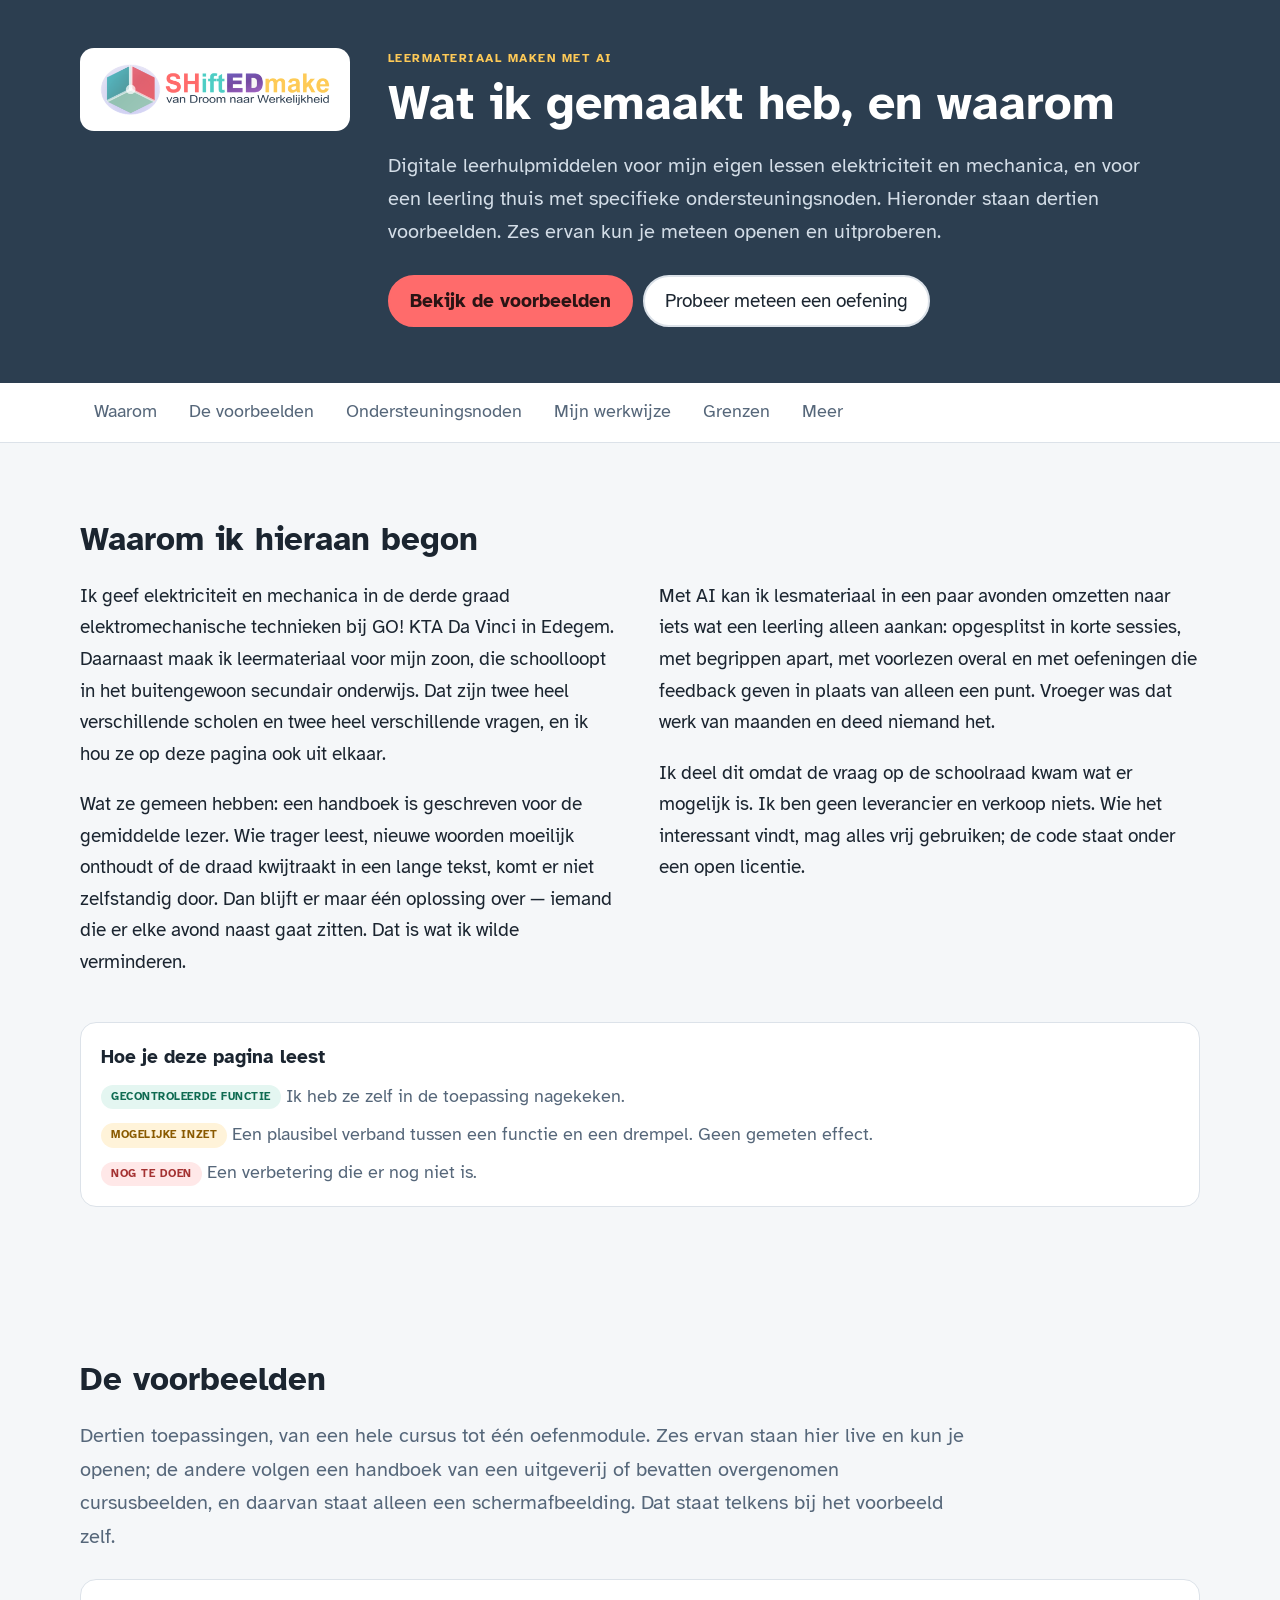
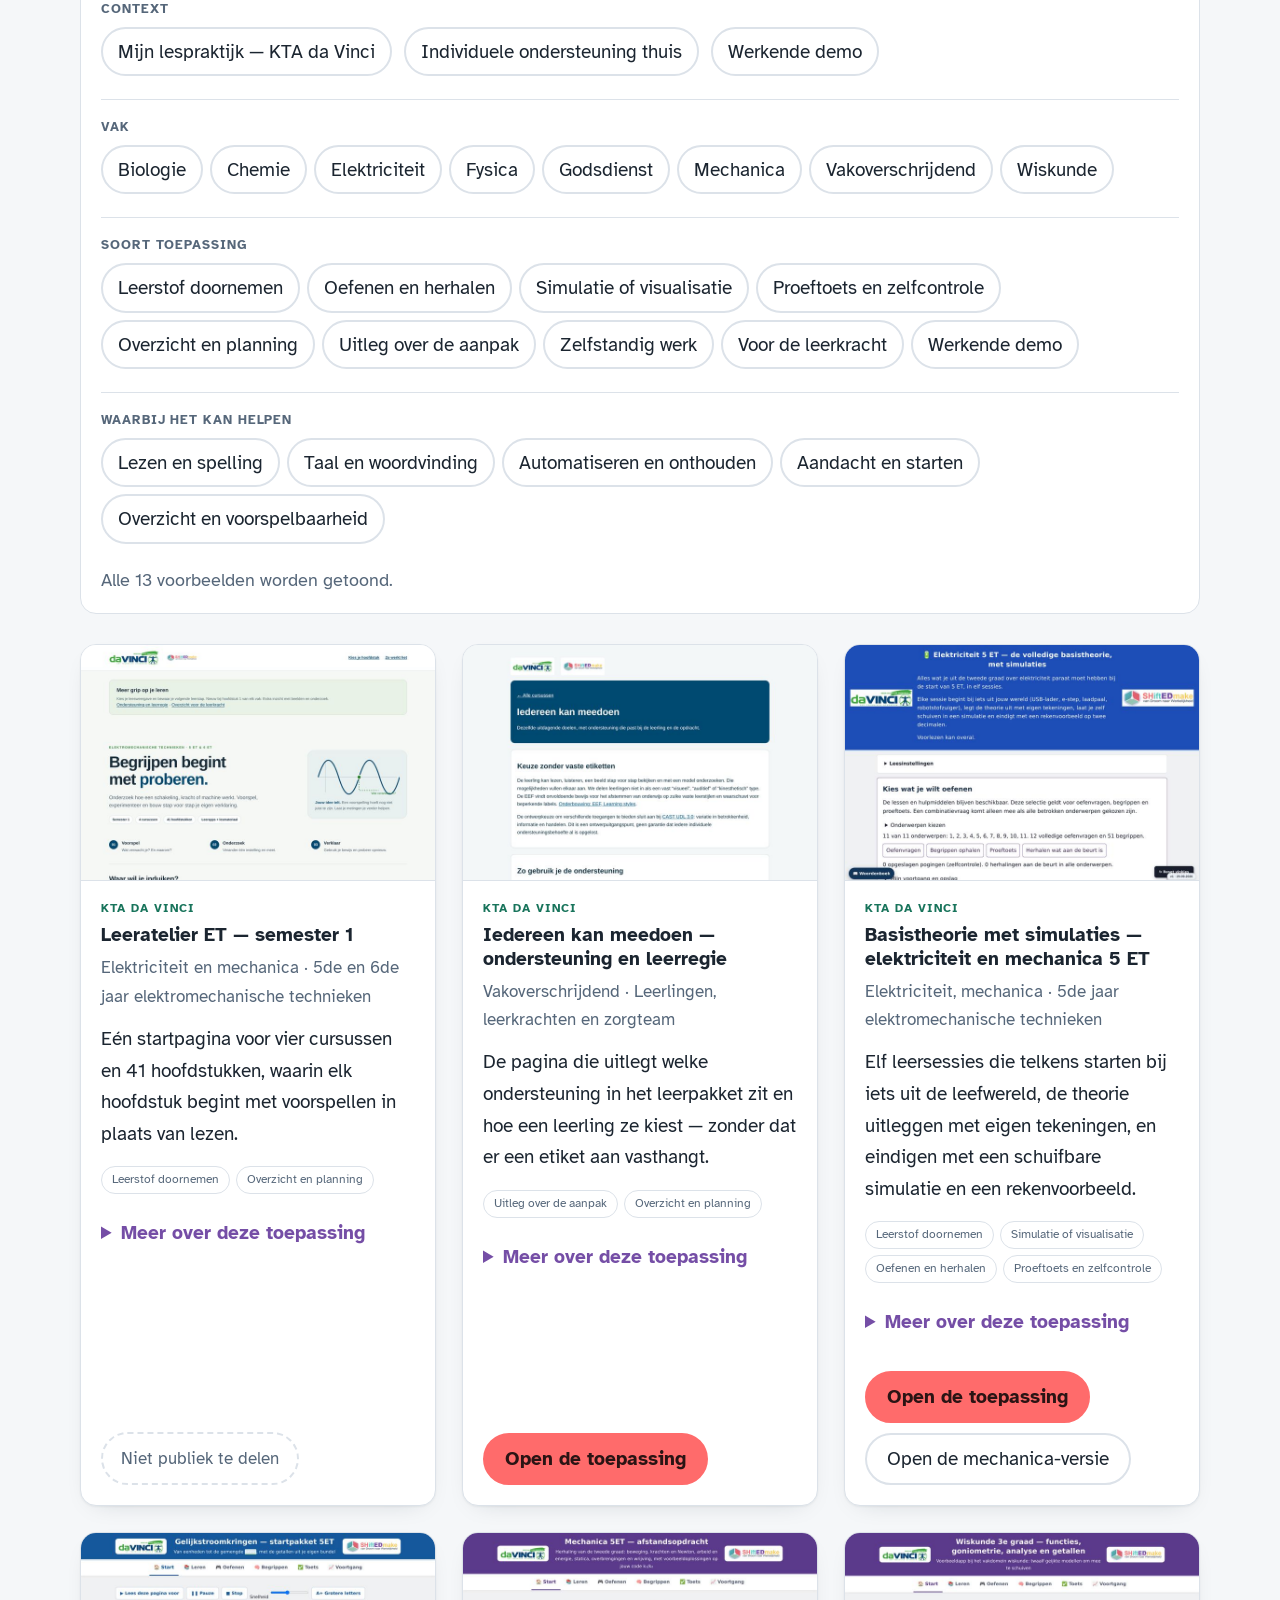
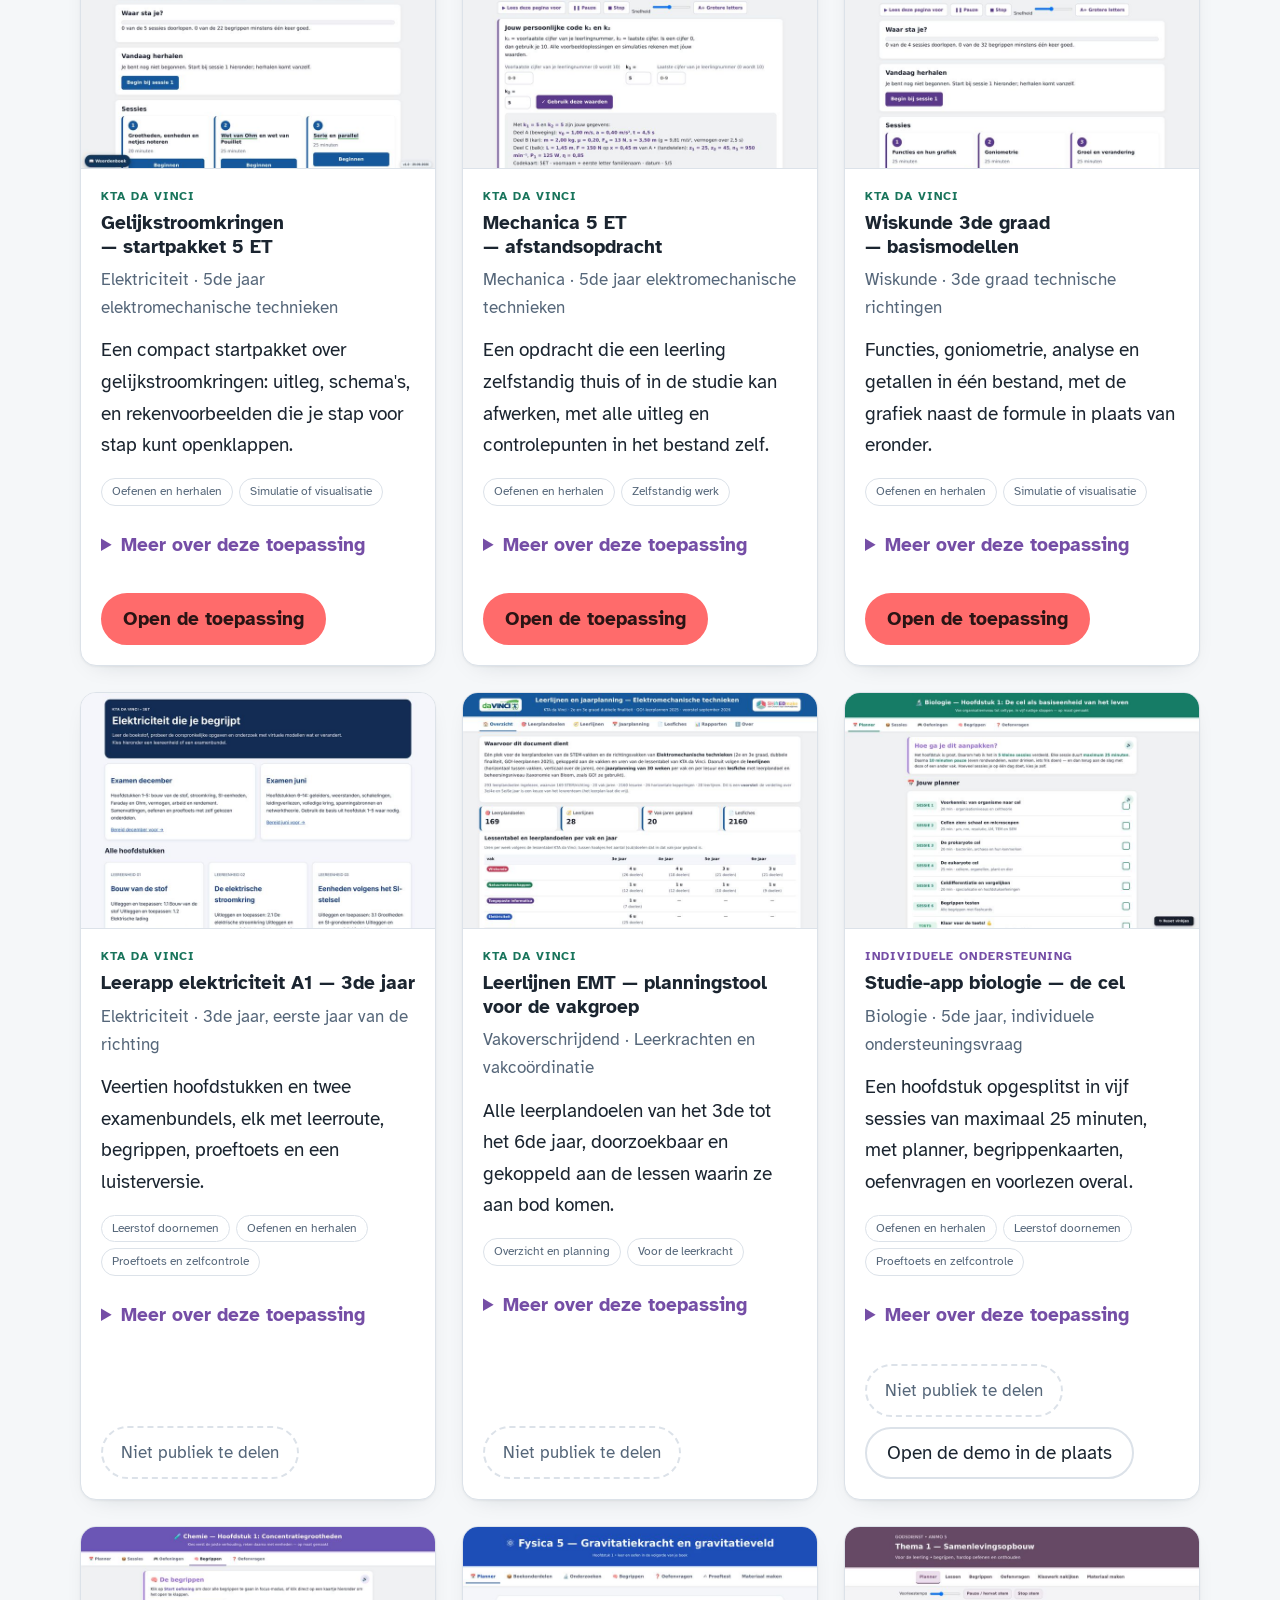
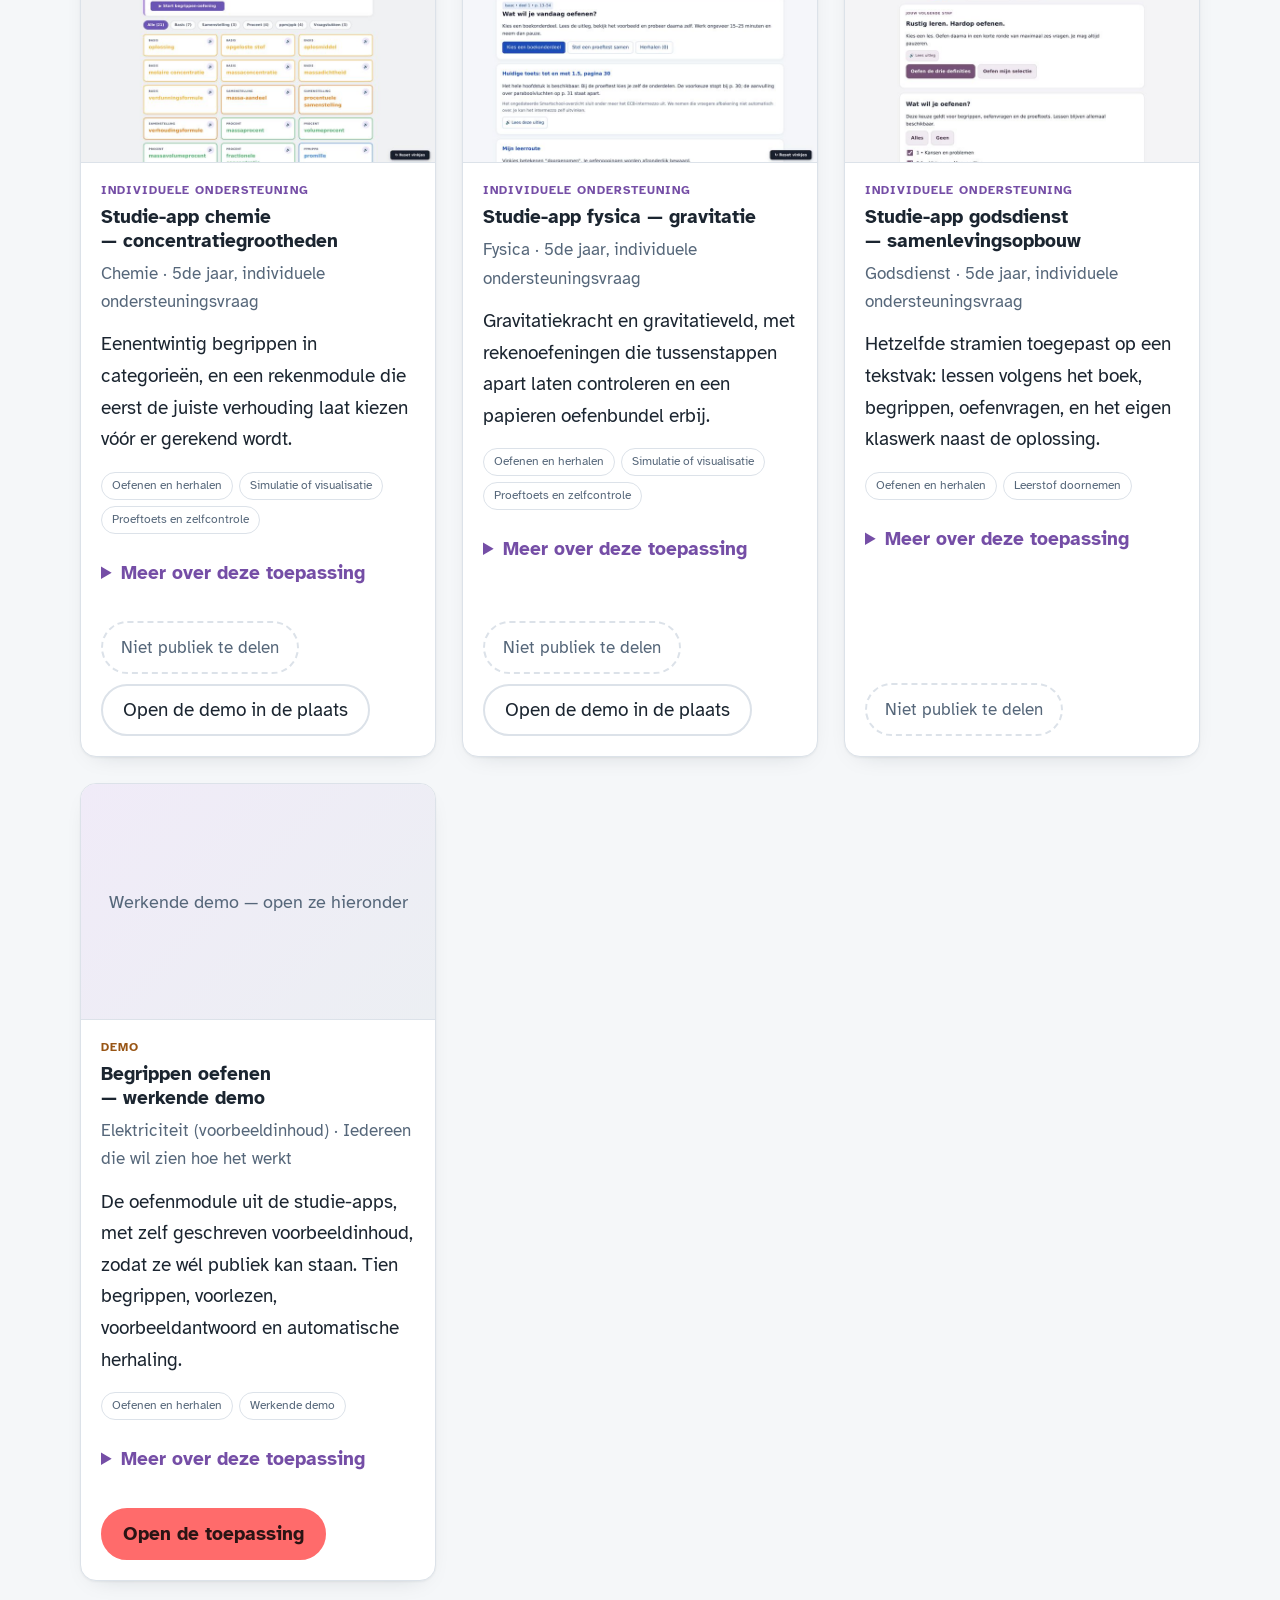
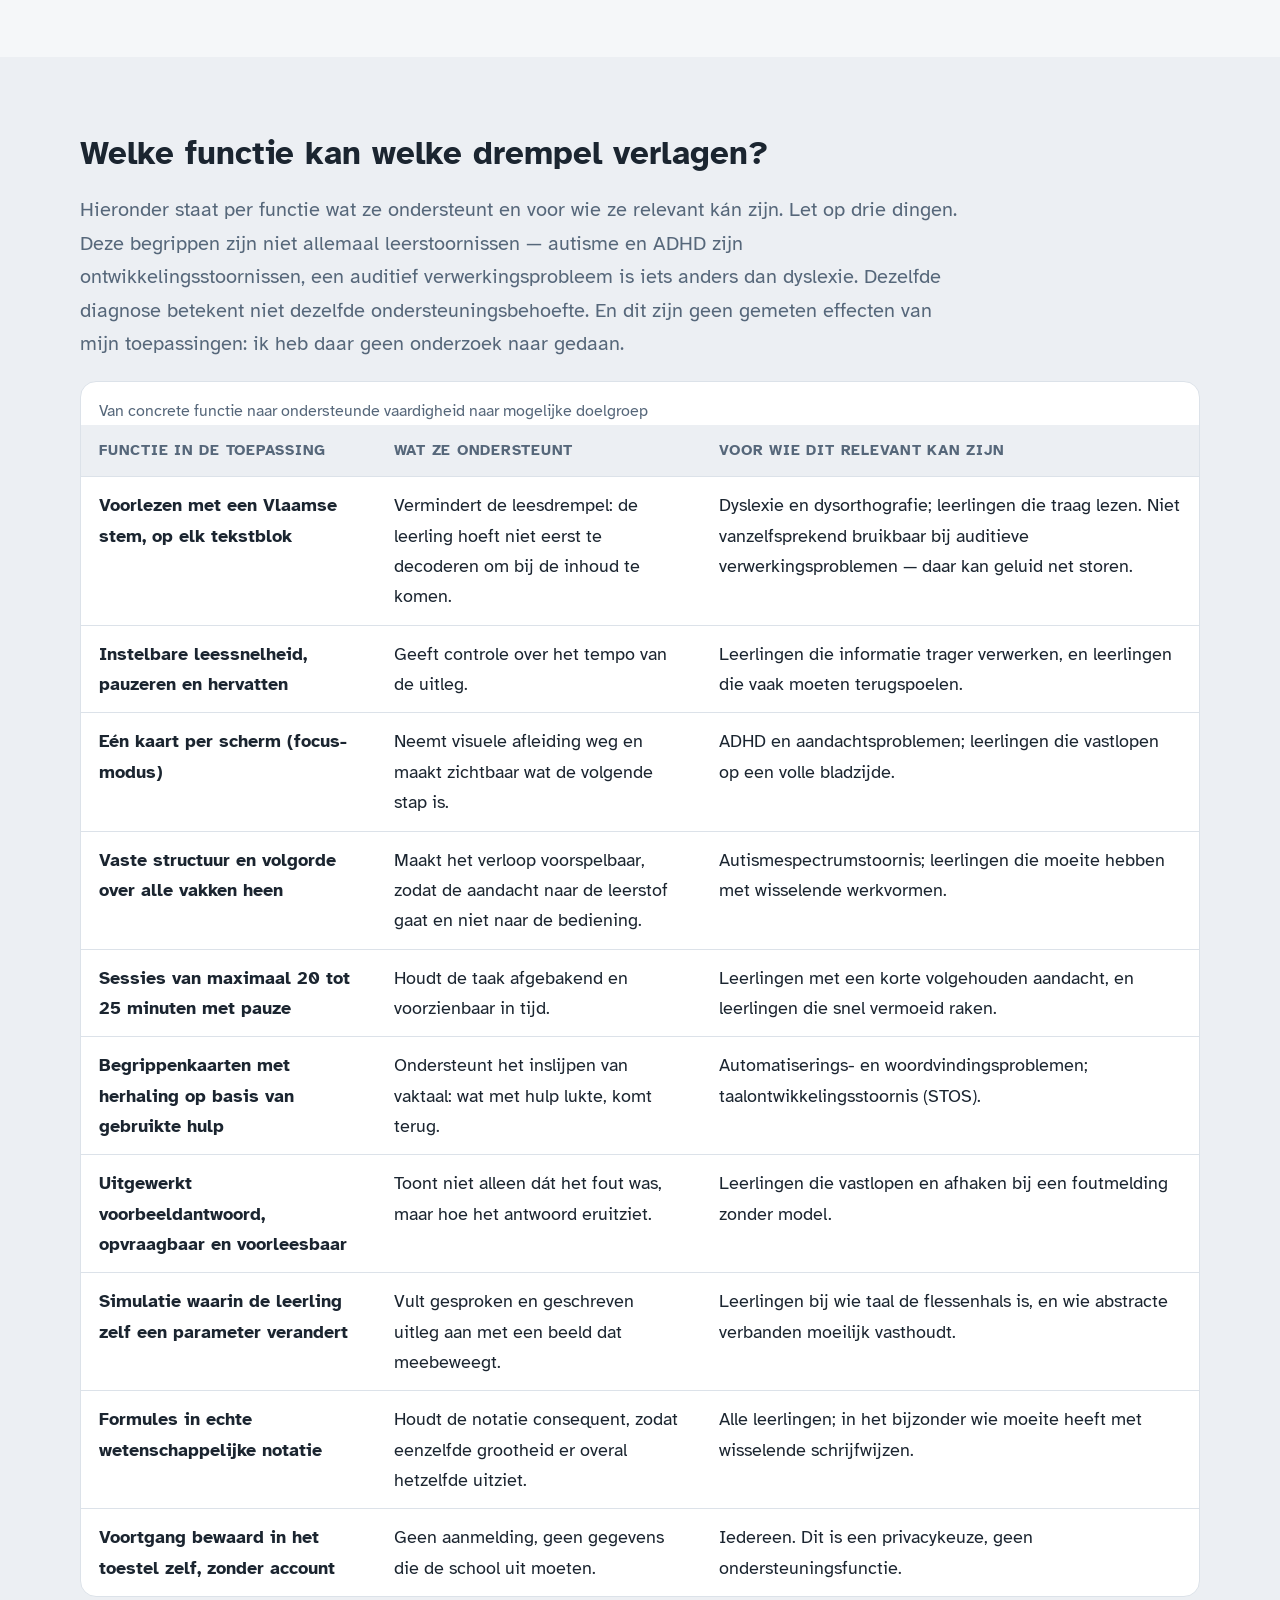
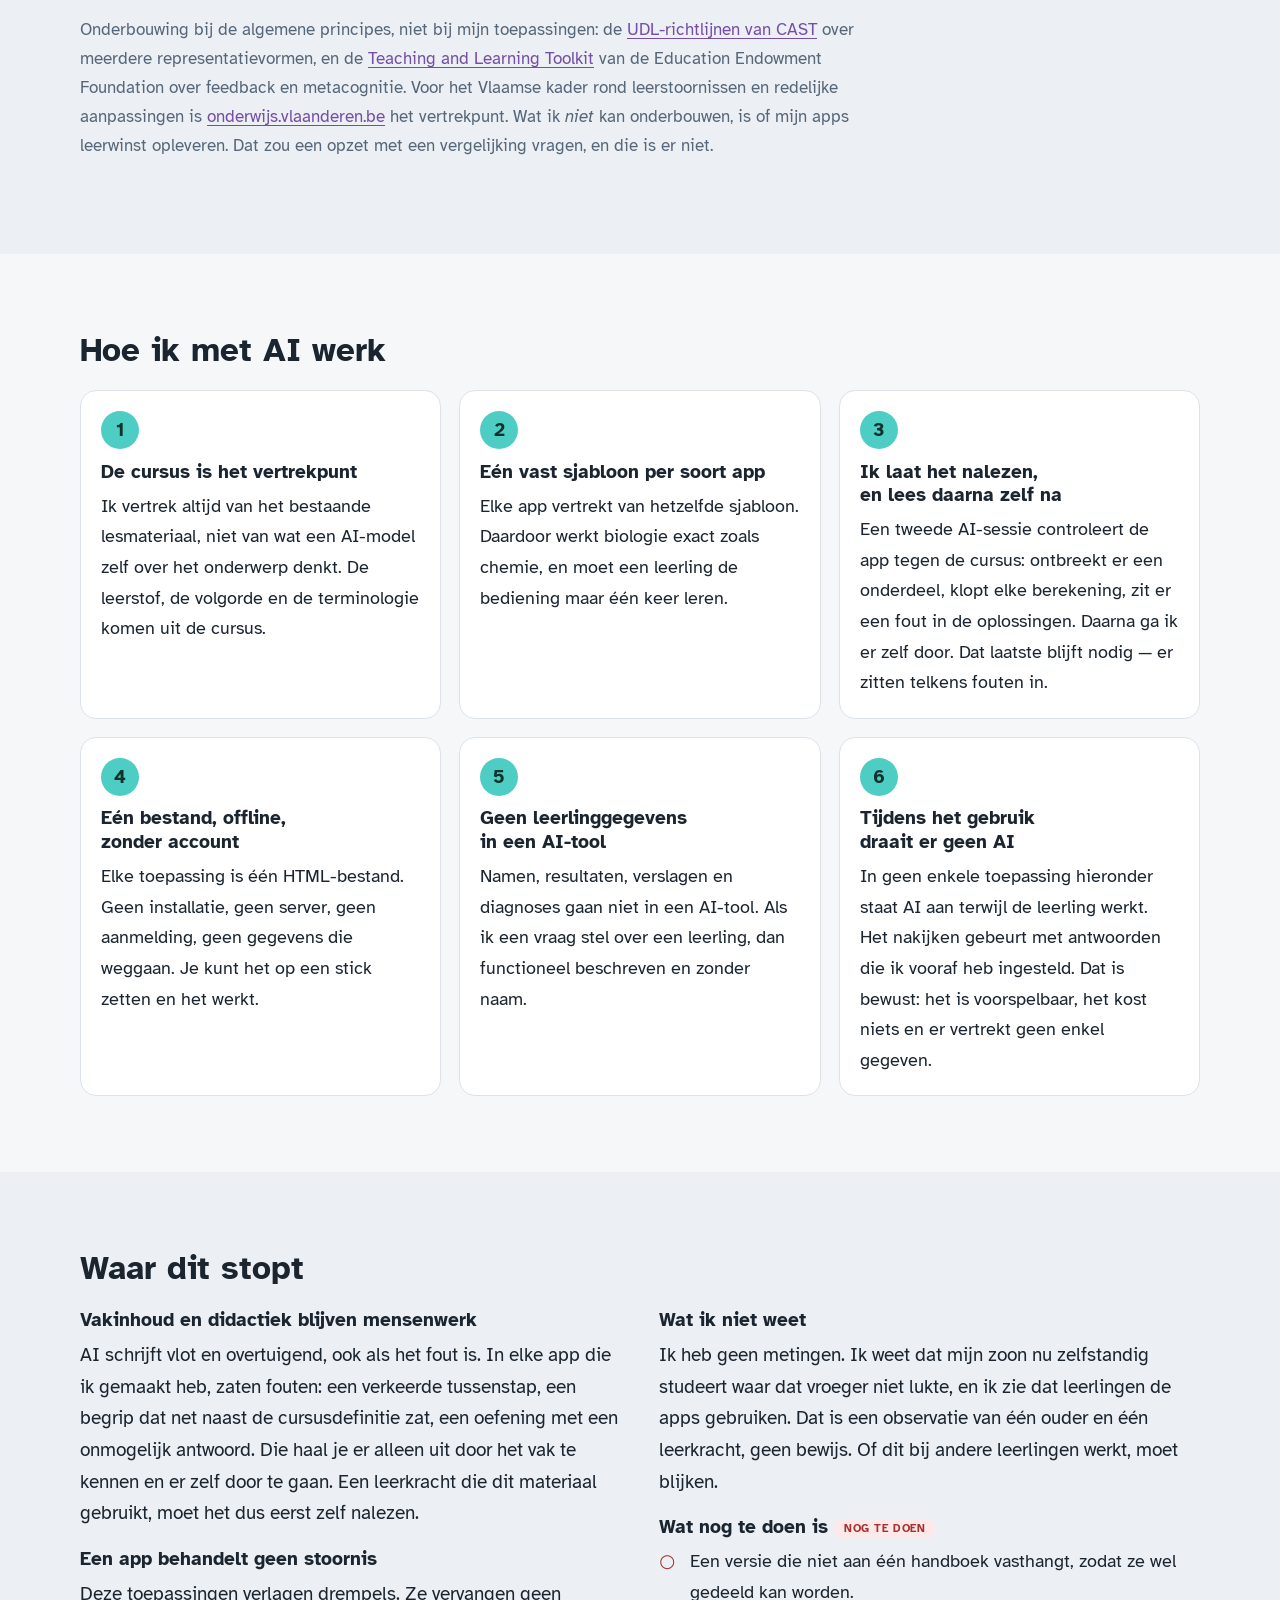
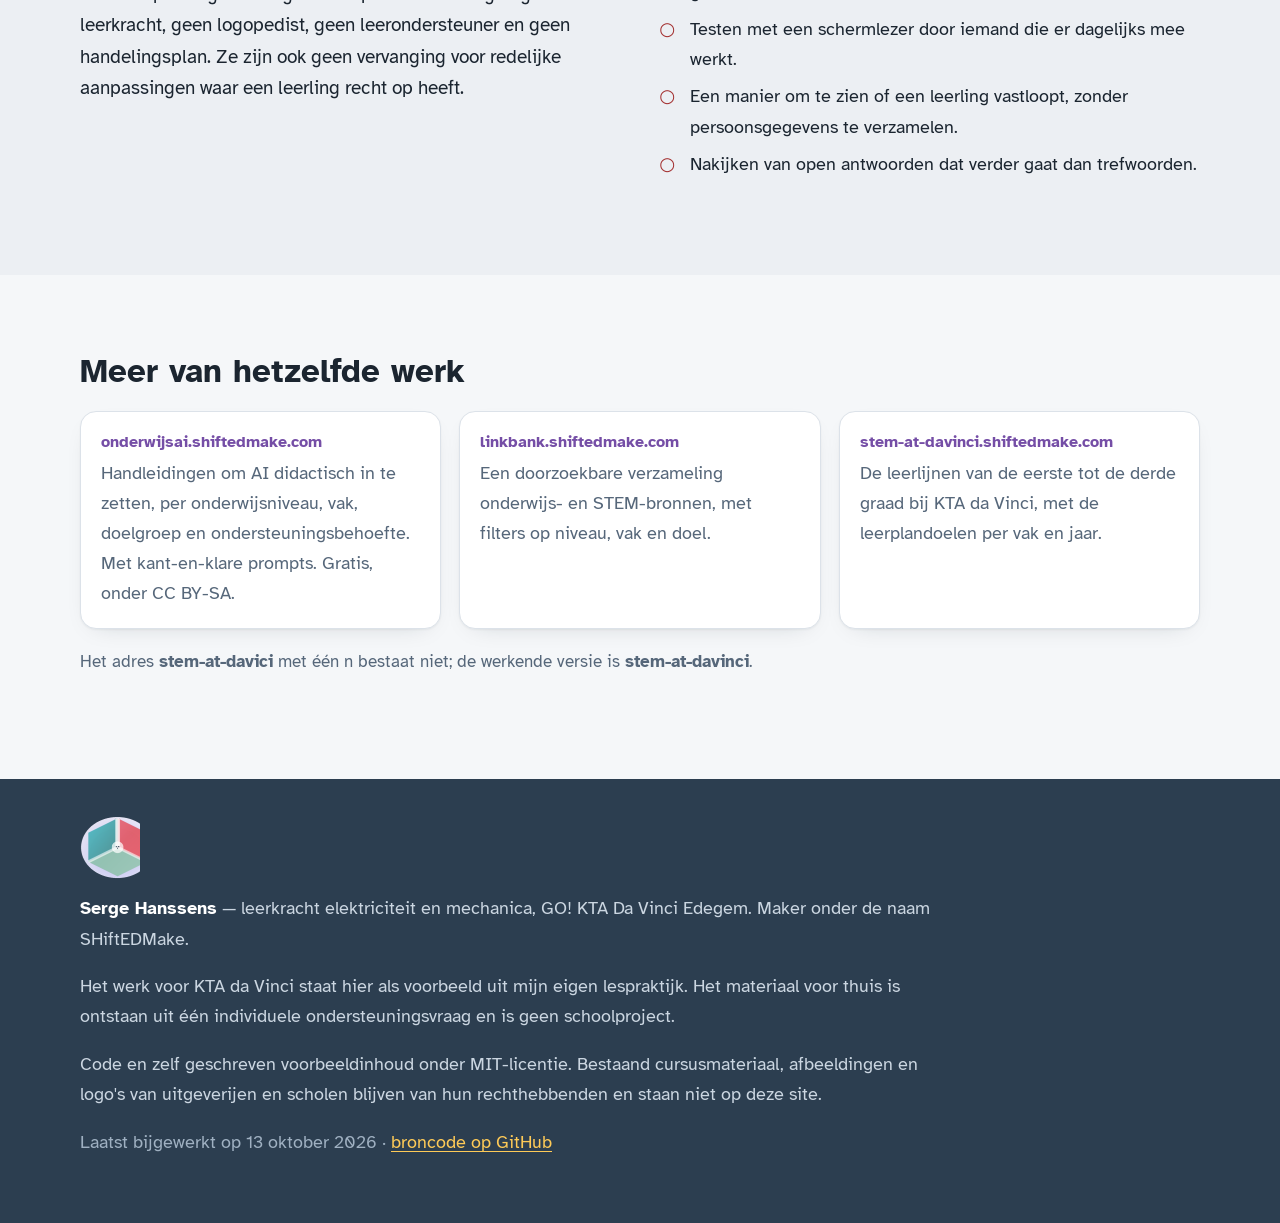
<file: index.html>
<!doctype html>
<html lang="nl-BE">
<head>
<meta charset="utf-8">
<meta name="viewport" content="width=device-width, initial-scale=1">
<title>Leren met AI — toepassingen voor de klas en voor thuis</title>
<meta name="description" content="Een overzicht van digitale leerhulpmiddelen die Serge Hanssens met AI ontwikkelde voor zijn leerlingen en voor thuis, met werkende voorbeelden, toegankelijkheidsfuncties en eerlijke beperkingen.">
<meta name="author" content="Serge Hanssens — SHiftEDMake">
<meta name="color-scheme" content="light dark">
<meta property="og:title" content="Leren met AI — toepassingen voor de klas en voor thuis">
<meta property="og:description" content="Werkende voorbeelden van leerapps, simulaties en oefenmodules, met uitleg over toegankelijkheid en over wat AI wel en niet doet.">
<meta property="og:type" content="website">
<link rel="icon" href="assets/img/shiftedmake-kubus.png">
<link rel="preconnect" href="https://fonts.googleapis.com">
<link rel="preconnect" href="https://fonts.gstatic.com" crossorigin>
<link href="https://fonts.googleapis.com/css2?family=Atkinson+Hyperlegible:ital,wght@0,400;0,700;1,400;1,700&display=swap" rel="stylesheet">
<link rel="stylesheet" href="assets/css/stijl.css">
</head>
<body>
<a class="overslaan" href="#galerij">Ga meteen naar de voorbeelden</a>

<header class="kop">
  <div class="omhulsel kopbinnen">
    <p class="merkplaat"><img class="merk" src="assets/img/shiftedmake-logo.png" alt="SHiftEDMake — van Droom naar Werkelijkheid" width="900" height="212"></p>
    <div>
      <p class="bovenkop">Leermateriaal maken met AI</p>
      <h1>Wat ik gemaakt heb, en waarom</h1>
      <p class="onderkop">Digitale leerhulpmiddelen voor mijn eigen lessen elektriciteit en mechanica, en voor een leerling thuis met specifieke ondersteuningsnoden. Hieronder staan dertien voorbeelden. Zes ervan kun je meteen openen en uitproberen.</p>
      <p class="acties">
        <a class="knop hoofd" href="#galerij">Bekijk de voorbeelden</a>
        <a class="knop" href="demos/demo-begrippen-oefenen.html">Probeer meteen een oefening</a>
      </p>
    </div>
  </div>
</header>

<nav class="kruimels" aria-label="Op deze pagina">
  <div class="omhulsel">
    <a href="#waarom">Waarom</a>
    <a href="#galerij">De voorbeelden</a>
    <a href="#noden">Ondersteuningsnoden</a>
    <a href="#werkwijze">Mijn werkwijze</a>
    <a href="#grenzen">Grenzen</a>
    <a href="#meer">Meer</a>
  </div>
</nav>

<main>

<section id="waarom" class="omhulsel vak">
  <h2>Waarom ik hieraan begon</h2>
  <div class="tweekolom">
    <div>
      <p>Ik geef elektriciteit en mechanica in de derde graad elektromechanische technieken bij GO! KTA Da Vinci in Edegem. Daarnaast maak ik leermateriaal voor mijn zoon, die schoolloopt in het buitengewoon secundair onderwijs. Dat zijn twee heel verschillende scholen en twee heel verschillende vragen, en ik hou ze op deze pagina ook uit elkaar.</p>
      <p>Wat ze gemeen hebben: een handboek is geschreven voor de gemiddelde lezer. Wie trager leest, nieuwe woorden moeilijk onthoudt of de draad kwijtraakt in een lange tekst, komt er niet zelfstandig door. Dan blijft er maar één oplossing over — iemand die er elke avond naast gaat zitten. Dat is wat ik wilde verminderen.</p>
    </div>
    <div>
      <p>Met AI kan ik lesmateriaal in een paar avonden omzetten naar iets wat een leerling alleen aankan: opgesplitst in korte sessies, met begrippen apart, met voorlezen overal en met oefeningen die feedback geven in plaats van alleen een punt. Vroeger was dat werk van maanden en deed niemand het.</p>
      <p>Ik deel dit omdat de vraag op de schoolraad kwam wat er mogelijk is. Ik ben geen leverancier en verkoop niets. Wie het interessant vindt, mag alles vrij gebruiken; de code staat onder een open licentie.</p>
    </div>
  </div>
  <div class="legende">
    <p class="legendekop">Hoe je deze pagina leest</p>
    <ul>
      <li><span class="badge badge-ja">gecontroleerde functie</span> Ik heb ze zelf in de toepassing nagekeken.</li>
      <li><span class="badge badge-mss">mogelijke inzet</span> Een plausibel verband tussen een functie en een drempel. Geen gemeten effect.</li>
      <li><span class="badge badge-tk">nog te doen</span> Een verbetering die er nog niet is.</li>
    </ul>
  </div>
</section>

<section id="galerij" class="omhulsel vak">
  <h2>De voorbeelden</h2>
  <p class="inleiding">Dertien toepassingen, van een hele cursus tot één oefenmodule. Zes ervan staan hier live en kun je openen; de andere volgen een handboek van een uitgeverij of bevatten overgenomen cursusbeelden, en daarvan staat alleen een schermafbeelding. Dat staat telkens bij het voorbeeld zelf.</p>

  <div class="filters" id="filters">
    <div class="filtergroep">
      <p class="filterkop" id="k-context">Context</p>
      <div role="group" aria-labelledby="k-context">
        <button class="filter" data-groep="context" data-waarde="davinci">Mijn lespraktijk — KTA da Vinci</button>
        <button class="filter" data-groep="context" data-waarde="thuis">Individuele ondersteuning thuis</button>
        <button class="filter" data-groep="context" data-waarde="demo">Werkende demo</button>
      </div>
    </div>
    <div class="filtergroep">
      <p class="filterkop" id="k-vak">Vak</p>
      <div role="group" aria-labelledby="k-vak"><button class="filter" data-groep="vak" data-waarde="Biologie">Biologie</button><button class="filter" data-groep="vak" data-waarde="Chemie">Chemie</button><button class="filter" data-groep="vak" data-waarde="Elektriciteit">Elektriciteit</button><button class="filter" data-groep="vak" data-waarde="Fysica">Fysica</button><button class="filter" data-groep="vak" data-waarde="Godsdienst">Godsdienst</button><button class="filter" data-groep="vak" data-waarde="Mechanica">Mechanica</button><button class="filter" data-groep="vak" data-waarde="Vakoverschrijdend">Vakoverschrijdend</button><button class="filter" data-groep="vak" data-waarde="Wiskunde">Wiskunde</button></div>
    </div>
    <div class="filtergroep">
      <p class="filterkop" id="k-soort">Soort toepassing</p>
      <div role="group" aria-labelledby="k-soort"><button class="filter" data-groep="soort" data-waarde="cursus">Leerstof doornemen</button><button class="filter" data-groep="soort" data-waarde="oefenen">Oefenen en herhalen</button><button class="filter" data-groep="soort" data-waarde="simulatie">Simulatie of visualisatie</button><button class="filter" data-groep="soort" data-waarde="toets">Proeftoets en zelfcontrole</button><button class="filter" data-groep="soort" data-waarde="overzicht">Overzicht en planning</button><button class="filter" data-groep="soort" data-waarde="uitleg">Uitleg over de aanpak</button><button class="filter" data-groep="soort" data-waarde="zelfstandig">Zelfstandig werk</button><button class="filter" data-groep="soort" data-waarde="leerkracht">Voor de leerkracht</button><button class="filter" data-groep="soort" data-waarde="demo">Werkende demo</button></div>
    </div>
    <div class="filtergroep">
      <p class="filterkop" id="k-noden">Waarbij het kan helpen</p>
      <div role="group" aria-labelledby="k-noden"><button class="filter" data-groep="noden" data-waarde="lezen">Lezen en spelling</button><button class="filter" data-groep="noden" data-waarde="taal">Taal en woordvinding</button><button class="filter" data-groep="noden" data-waarde="automatisering">Automatiseren en onthouden</button><button class="filter" data-groep="noden" data-waarde="aandacht">Aandacht en starten</button><button class="filter" data-groep="noden" data-waarde="overzicht">Overzicht en voorspelbaarheid</button></div>
    </div>
    <p class="filteractie"><button class="knop" id="wis" hidden>Wis alle filters</button> <span id="telling" aria-live="polite"></span></p>
  </div>

  <div class="galerij" id="rooster">

<article class="kaart" data-vak="|Elektriciteit|Mechanica|" data-soort="cursus overzicht" data-noden="aandacht overzicht" data-context="davinci" id="leeratelier">
  <a class="beeld" href="assets/img/screenshots/semester1-hub.jpg" target="_blank" rel="noopener"><img src="assets/img/screenshots/semester1-hub-klein.jpg" alt="Schermafbeelding van Leeratelier ET — semester 1" loading="lazy" width="760" height="510"><span class="vergroot">Vergroot</span></a>
  <div class="kaartlijf">
    <p class="herkomst herkomst-davinci">KTA da Vinci</p>
    <h3>Leeratelier ET — semester 1</h3>
    <p class="meta">Elektriciteit en mechanica · 5de en 6de jaar elektromechanische technieken</p>
    <p class="kort">Eén startpagina voor vier cursussen en 41 hoofdstukken, waarin elk hoofdstuk begint met voorspellen in plaats van lezen.</p>
    <p class="chips"><span class="chip">Leerstof doornemen</span><span class="chip">Overzicht en planning</span></p>
    <details>
      <summary>Meer over deze toepassing</summary>
      <div class="diep">
        <h4>Waarom ze gemaakt is</h4><p>Leerlingen openden een hoofdstuk, lazen de eerste bladzijde en haakten af. Het ontbrak aan één plek waar je ziet wat er is, waar je gebleven bent en waar je opnieuw kunt instappen.</p>
        <h4>De oorspronkelijke insteek</h4><p>De paginatekst zelf noemt de insteek: “Begrijpen begint met proberen.” De drieslag voorspel → onderzoek → verklaar staat als vaste stap op de startpagina.</p>
        <h4>Wat de leerling doet</h4><p>De leerling kiest een vak en een hoofdstuk, leest de leesweergave die hij zelf instelt, en bewaart zijn volgende leerstap. Elk hoofdstuk opent in een eigen leerapp.</p>
        <h4>Wat het oplevert voor het leren</h4><p>Het materiaal van een heel semester krijgt één ingang en één vaste volgorde. Dat scheelt zoekwerk aan het begin van elke studiesessie.</p>
        <h4>De rol van AI</h4><p>AI is gebruikt bij de ontwikkeling: structureren van de leerstof, schrijven van de code en nalezen op volledigheid. Tijdens het gebruik draait er geen AI mee.</p>
        <h4>Toegankelijkheid <span class="badge badge-ja">gecontroleerde functies</span></h4>
        <ul class="vink"><li>Leesweergave instelbaar per leerling</li><li>Rustige opmaak met veel witruimte</li><li>Bewaarde leerstap zonder account</li><li>Werkt zonder internetverbinding</li></ul>
        <h4>Mogelijke ondersteuning <span class="badge badge-mss">mogelijke inzet</span></h4><p>De vaste volgorde en de bewaarde leerstap halen één beslissing weg bij het starten. Dat kan helpen bij leerlingen die moeilijk aan een taak beginnen of de draad kwijtraken — bij ADHD, maar evengoed bij wie gewoon veel vakken tegelijk heeft.</p>
        <h4>Beperkingen en aandachtspunten</h4><p>De hoofdstukbundels bevatten overgenomen cursusbeelden en zijn daarom niet publiek te delen. Van deze startpagina staat hier alleen een schermafbeelding.</p>
      </div>
    </details>
    <p class="acties"><span class="niet" title="Verwijst naar hoofdstukbundels met beschermd cursusmateriaal.">Niet publiek te delen</span></p>
  </div>
</article>

<article class="kaart" data-vak="|Vakoverschrijdend|" data-soort="uitleg overzicht" data-noden="lezen taal aandacht overzicht" data-context="davinci" id="ondersteuning">
  <a class="beeld" href="assets/img/screenshots/ondersteuning-leerregie.jpg" target="_blank" rel="noopener"><img src="assets/img/screenshots/ondersteuning-leerregie-klein.jpg" alt="Schermafbeelding van Iedereen kan meedoen — ondersteuning en leerregie" loading="lazy" width="760" height="510"><span class="vergroot">Vergroot</span></a>
  <div class="kaartlijf">
    <p class="herkomst herkomst-davinci">KTA da Vinci</p>
    <h3>Iedereen kan meedoen — ondersteuning en leerregie</h3>
    <p class="meta">Vakoverschrijdend · Leerlingen, leerkrachten en zorgteam</p>
    <p class="kort">De pagina die uitlegt welke ondersteuning in het leerpakket zit en hoe een leerling ze kiest — zonder dat er een etiket aan vasthangt.</p>
    <p class="chips"><span class="chip">Uitleg over de aanpak</span><span class="chip">Overzicht en planning</span></p>
    <details>
      <summary>Meer over deze toepassing</summary>
      <div class="diep">
        <h4>Waarom ze gemaakt is</h4><p>Ondersteuning die aan een label hangt, wordt door leerlingen vaak niet gebruikt. De vraag was om hulpmiddelen beschikbaar te maken voor iedereen die ze wil, en de keuze bij de leerling te leggen.</p>
        <h4>De oorspronkelijke insteek</h4><p>De pagina zelf verwijst naar UDL en naar de Education Endowment Foundation als onderbouwing, en spreekt van “keuze zonder vaste etiketten”.</p>
        <h4>Wat de leerling doet</h4><p>De leerling leest welke hulpmiddelen er zijn, kiest er zelf uit en ziet hoe een les stap voor stap minder begeleiding nodig heeft.</p>
        <h4>Wat het oplevert voor het leren</h4><p>Het maakt expliciet wat er aan ondersteuning klaarstaat. Dat is ook bruikbaar in een gesprek met een zorgteam of met ouders.</p>
        <h4>De rol van AI</h4><p>AI is gebruikt bij de ontwikkeling: de tekst opstellen, de bronnen samenbrengen en de pagina bouwen. Tijdens het gebruik draait er geen AI mee.</p>
        <h4>Toegankelijkheid <span class="badge badge-ja">gecontroleerde functies</span></h4>
        <ul class="vink"><li>Rustige, korte tekstblokken</li><li>Hoog contrast en ruime regelafstand</li><li>Werkt op gsm en met toetsenbord</li><li>Werkt zonder internetverbinding</li></ul>
        <h4>Mogelijke ondersteuning <span class="badge badge-mss">mogelijke inzet</span></h4><p>Zelf kiezen welk hulpmiddel je gebruikt, kan de drempel verlagen om er een te gebruiken. Dat geldt breed, niet voor één bepaalde diagnose.</p>
        <h4>Beperkingen en aandachtspunten</h4><p>Dit is uitleg, geen oefenmateriaal. Of de beschreven aanpak werkt in een andere school, is hier niet onderzocht.</p>
      </div>
    </details>
    <p class="acties"><a class="knop hoofd" href="demos/ondersteuning-en-leerregie.html">Open de toepassing</a></p>
  </div>
</article>

<article class="kaart" data-vak="|Elektriciteit|Mechanica|" data-soort="cursus simulatie oefenen toets" data-noden="lezen taal automatisering overzicht" data-context="davinci" id="basistheorie">
  <a class="beeld" href="assets/img/screenshots/theorie-e5.jpg" target="_blank" rel="noopener"><img src="assets/img/screenshots/theorie-e5-klein.jpg" alt="Schermafbeelding van Basistheorie met simulaties — elektriciteit en mechanica 5 ET" loading="lazy" width="760" height="510"><span class="vergroot">Vergroot</span></a>
  <div class="kaartlijf">
    <p class="herkomst herkomst-davinci">KTA da Vinci</p>
    <h3>Basistheorie met simulaties — elektriciteit en mechanica 5 ET</h3>
    <p class="meta">Elektriciteit, mechanica · 5de jaar elektromechanische technieken</p>
    <p class="kort">Elf leersessies die telkens starten bij iets uit de leefwereld, de theorie uitleggen met eigen tekeningen, en eindigen met een schuifbare simulatie en een rekenvoorbeeld.</p>
    <p class="chips"><span class="chip">Leerstof doornemen</span><span class="chip">Simulatie of visualisatie</span><span class="chip">Oefenen en herhalen</span><span class="chip">Proeftoets en zelfcontrole</span></p>
    <details>
      <summary>Meer over deze toepassing</summary>
      <div class="diep">
        <h4>Waarom ze gemaakt is</h4><p>Wie uit de tweede graad komt, heeft de basis vaak wel gezien maar niet paraat. Herhalen uit de oude cursus werkte niet; er was iets nodig waar een leerling zelfstandig doorheen kan.</p>
        <h4>De oorspronkelijke insteek</h4><p>De app zegt het zelf in de hoofding: alles wat je uit de tweede graad paraat moet hebben bij de start van 5 ET, in elf sessies, en “voorlezen kan overal”.</p>
        <h4>Wat de leerling doet</h4><p>De leerling kiest welke onderwerpen hij wil oefenen, doorloopt de sessies, schuift aan de simulaties, haalt begrippen op uit het geheugen, maakt oefenvragen en een proeftoets, en laat zich alles voorlezen.</p>
        <h4>Wat het oplevert voor het leren</h4><p>Uitleg, beeld, simulatie en oefening staan in hetzelfde bestand, zodat een leerling niet hoeft te wisselen tussen bronnen. De selectie per onderwerp maakt gericht herhalen mogelijk.</p>
        <h4>De rol van AI</h4><p>AI is gebruikt bij de ontwikkeling: leerstof ordenen, teksten schrijven, simulaties programmeren en controleren op cursusgetrouwheid. Tijdens het gebruik draait er geen AI mee — het nakijken gebeurt met vooraf ingestelde antwoorden.</p>
        <h4>Toegankelijkheid <span class="badge badge-ja">gecontroleerde functies</span></h4>
        <ul class="vink"><li>Voorleesknop op elk tekstblok, Vlaamse stem</li><li>Leesinstellingen in de app zelf</li><li>Formules in wetenschappelijke notatie (KaTeX)</li><li>Voortgang bewaard zonder account</li><li>Respecteert de systeeminstelling voor minder beweging</li><li>Werkt zonder internetverbinding</li></ul>
        <h4>Mogelijke ondersteuning <span class="badge badge-mss">mogelijke inzet</span></h4><p>Voorlezen kan de leesdrempel verminderen bij leerlingen die traag of moeizaam lezen. De herhaalfunctie (“herhalen wat aan de beurt is”) kan het inoefenen ondersteunen bij wie leerstof moeilijk automatiseert. Of audio helpt, verschilt sterk per leerling — voor sommigen met auditieve verwerkingsproblemen werkt het net niet.</p>
        <h4>Beperkingen en aandachtspunten</h4><p>De simulaties zijn vereenvoudigde modellen, geen metingen. De voorleesstem hangt af van de browser en het toestel; op sommige toestellen is er geen Vlaamse stem beschikbaar.</p>
      </div>
    </details>
    <p class="acties"><a class="knop hoofd" href="demos/elektriciteit-5et-basistheorie.html">Open de toepassing</a><a class="knop" href="demos/mechanica-5et-basistheorie.html">Open de mechanica-versie</a></p>
  </div>
</article>

<article class="kaart" data-vak="|Elektriciteit|" data-soort="oefenen simulatie" data-noden="lezen automatisering taal" data-context="davinci" id="gelijkstroom">
  <a class="beeld" href="assets/img/screenshots/gelijkstroomkring.jpg" target="_blank" rel="noopener"><img src="assets/img/screenshots/gelijkstroomkring-klein.jpg" alt="Schermafbeelding van Gelijkstroomkringen — startpakket 5 ET" loading="lazy" width="760" height="510"><span class="vergroot">Vergroot</span></a>
  <div class="kaartlijf">
    <p class="herkomst herkomst-davinci">KTA da Vinci</p>
    <h3>Gelijkstroomkringen — startpakket 5 ET</h3>
    <p class="meta">Elektriciteit · 5de jaar elektromechanische technieken</p>
    <p class="kort">Een compact startpakket over gelijkstroomkringen: uitleg, schema&#x27;s, en rekenvoorbeelden die je stap voor stap kunt openklappen.</p>
    <p class="chips"><span class="chip">Oefenen en herhalen</span><span class="chip">Simulatie of visualisatie</span></p>
    <details>
      <summary>Meer over deze toepassing</summary>
      <div class="diep">
        <h4>Waarom ze gemaakt is</h4><p>Bij de start van het schooljaar bleek de rekenroutine rond spanning, stroom en weerstand grotendeels weg. Een korte, herbruikbare opfrissing was nodig vóór het nieuwe hoofdstuk startte.</p>
        <h4>De oorspronkelijke insteek</h4><p>Niet expliciet gedocumenteerd. Uit de opbouw blijkt een opzet als startpakket: eerst de begrippen, dan de verbanden, dan oefenen.</p>
        <h4>Wat de leerling doet</h4><p>De leerling leest of beluistert de uitleg, bekijkt het schema, probeert de oefening en klapt daarna pas de uitgewerkte oplossing open.</p>
        <h4>Wat het oplevert voor het leren</h4><p>De oplossing staat er altijd bij, maar pas ná de poging. Dat houdt de drempel om te beginnen laag zonder meteen het antwoord te geven.</p>
        <h4>De rol van AI</h4><p>AI is gebruikt bij de ontwikkeling: oefeningen opstellen, uitwerkingen controleren en de app bouwen. Tijdens het gebruik draait er geen AI mee.</p>
        <h4>Toegankelijkheid <span class="badge badge-ja">gecontroleerde functies</span></h4>
        <ul class="vink"><li>Voorlezen met pauze en hervatten</li><li>Lettertype Atkinson Hyperlegible, ontworpen voor moeilijk lezen</li><li>Formules in wetenschappelijke notatie</li><li>Werkt zonder internetverbinding</li><li>MIT-licentie: vrij te hergebruiken</li></ul>
        <h4>Mogelijke ondersteuning <span class="badge badge-mss">mogelijke inzet</span></h4><p>Een uitgewerkte oplossing die je zelf opent, kan helpen bij leerlingen die vastlopen en anders stoppen. Het voorlezen met pauzeknop geeft controle over het tempo.</p>
        <h4>Beperkingen en aandachtspunten</h4><p>Het pakket is beperkt tot één onderwerp en volgt de leerlijn van deze school. Er zit geen voortgangsrapportage voor de leerkracht in.</p>
      </div>
    </details>
    <p class="acties"><a class="knop hoofd" href="demos/gelijkstroomkringen-5et.html">Open de toepassing</a></p>
  </div>
</article>

<article class="kaart" data-vak="|Mechanica|" data-soort="oefenen zelfstandig" data-noden="overzicht aandacht" data-context="davinci" id="afstandsopdracht">
  <a class="beeld" href="assets/img/screenshots/mechanica-afstand-5et.jpg" target="_blank" rel="noopener"><img src="assets/img/screenshots/mechanica-afstand-5et-klein.jpg" alt="Schermafbeelding van Mechanica 5 ET — afstandsopdracht" loading="lazy" width="760" height="510"><span class="vergroot">Vergroot</span></a>
  <div class="kaartlijf">
    <p class="herkomst herkomst-davinci">KTA da Vinci</p>
    <h3>Mechanica 5 ET — afstandsopdracht</h3>
    <p class="meta">Mechanica · 5de jaar elektromechanische technieken</p>
    <p class="kort">Een opdracht die een leerling zelfstandig thuis of in de studie kan afwerken, met alle uitleg en controlepunten in het bestand zelf.</p>
    <p class="chips"><span class="chip">Oefenen en herhalen</span><span class="chip">Zelfstandig werk</span></p>
    <details>
      <summary>Meer over deze toepassing</summary>
      <div class="diep">
        <h4>Waarom ze gemaakt is</h4><p>Bij afwezigheid van de leerkracht of van de leerling valt de les weg en blijft er meestal alleen een opdracht over zonder uitleg. Dit is een poging om de uitleg mee te geven.</p>
        <h4>De oorspronkelijke insteek</h4><p>Niet expliciet gedocumenteerd. De opbouw — opdracht, uitleg, controlepunten — wijst op gebruik zonder begeleiding ter plaatse.</p>
        <h4>Wat de leerling doet</h4><p>De leerling werkt de opdracht af, controleert zichzelf aan de hand van de ingebouwde controlepunten en kan elk onderdeel laten voorlezen.</p>
        <h4>Wat het oplevert voor het leren</h4><p>Zelfstandig werk wordt controleerbaar voor de leerling zelf, in plaats van pas dagen later bij de verbetering.</p>
        <h4>De rol van AI</h4><p>AI is gebruikt bij de ontwikkeling: opdrachten en uitwerkingen schrijven en nakijken, en de app bouwen. Tijdens het gebruik draait er geen AI mee.</p>
        <h4>Toegankelijkheid <span class="badge badge-ja">gecontroleerde functies</span></h4>
        <ul class="vink"><li>Voorlezen met pauze en hervatten</li><li>Lettertype Atkinson Hyperlegible</li><li>Werkt zonder internetverbinding</li><li>MIT-licentie</li></ul>
        <h4>Mogelijke ondersteuning <span class="badge badge-mss">mogelijke inzet</span></h4><p>Controlepunten in kleine stappen kunnen de verwerking en de aandacht ondersteunen bij leerlingen die een lange opdracht moeilijk overzien.</p>
        <h4>Beperkingen en aandachtspunten</h4><p>Zelfcontrole is geen evaluatie. De leerkracht ziet niet wat de leerling heeft ingevuld.</p>
      </div>
    </details>
    <p class="acties"><a class="knop hoofd" href="demos/mechanica-afstandsopdracht-5et.html">Open de toepassing</a></p>
  </div>
</article>

<article class="kaart" data-vak="|Wiskunde|" data-soort="oefenen simulatie" data-noden="automatisering lezen taal" data-context="davinci" id="wiskunde">
  <a class="beeld" href="assets/img/screenshots/wiskunde-basismodellen.jpg" target="_blank" rel="noopener"><img src="assets/img/screenshots/wiskunde-basismodellen-klein.jpg" alt="Schermafbeelding van Wiskunde 3de graad — basismodellen" loading="lazy" width="760" height="510"><span class="vergroot">Vergroot</span></a>
  <div class="kaartlijf">
    <p class="herkomst herkomst-davinci">KTA da Vinci</p>
    <h3>Wiskunde 3de graad — basismodellen</h3>
    <p class="meta">Wiskunde · 3de graad technische richtingen</p>
    <p class="kort">Functies, goniometrie, analyse en getallen in één bestand, met de grafiek naast de formule in plaats van eronder.</p>
    <p class="chips"><span class="chip">Oefenen en herhalen</span><span class="chip">Simulatie of visualisatie</span></p>
    <details>
      <summary>Meer over deze toepassing</summary>
      <div class="diep">
        <h4>Waarom ze gemaakt is</h4><p>Wiskunde is in een technische richting vaak de drempel voor het vaktechnische werk. Wie het verband tussen formule en grafiek niet ziet, loopt later vast bij wisselstroom en bij krachten.</p>
        <h4>De oorspronkelijke insteek</h4><p>Niet expliciet gedocumenteerd. De opbouw per basismodel wijst op herhaalbaar oefenen van de standaardvormen.</p>
        <h4>Wat de leerling doet</h4><p>De leerling verandert de parameters en ziet de grafiek mee veranderen, en oefent daarna op de bijhorende vragen.</p>
        <h4>Wat het oplevert voor het leren</h4><p>Het verband tussen de formule en het beeld wordt zichtbaar in plaats van verteld. Dat is moeilijk te doen op papier.</p>
        <h4>De rol van AI</h4><p>AI is gebruikt bij de ontwikkeling: de basismodellen ordenen, de interactieve grafieken programmeren en de wiskunde nakijken. Tijdens het gebruik draait er geen AI mee.</p>
        <h4>Toegankelijkheid <span class="badge badge-ja">gecontroleerde functies</span></h4>
        <ul class="vink"><li>Voorlezen met pauze en hervatten</li><li>Lettertype Atkinson Hyperlegible</li><li>Formules in wetenschappelijke notatie</li><li>Werkt zonder internetverbinding</li><li>MIT-licentie</li></ul>
        <h4>Mogelijke ondersteuning <span class="badge badge-mss">mogelijke inzet</span></h4><p>Visuele uitleg kan gesproken en geschreven uitleg aanvullen. Voor leerlingen met woordvindings- of taalproblemen kan het beeld een ingang zijn die de tekst niet biedt.</p>
        <h4>Beperkingen en aandachtspunten</h4><p>De selectie van basismodellen volgt deze leerlijn en dekt het leerplan niet volledig.</p>
      </div>
    </details>
    <p class="acties"><a class="knop hoofd" href="demos/wiskunde-basismodellen-3egraad.html">Open de toepassing</a></p>
  </div>
</article>

<article class="kaart" data-vak="|Elektriciteit|" data-soort="cursus oefenen toets" data-noden="lezen taal overzicht automatisering" data-context="davinci" id="leerapp-a1">
  <a class="beeld" href="assets/img/screenshots/leerapp-a1-overzicht.jpg" target="_blank" rel="noopener"><img src="assets/img/screenshots/leerapp-a1-overzicht-klein.jpg" alt="Schermafbeelding van Leerapp elektriciteit A1 — 3de jaar" loading="lazy" width="760" height="510"><span class="vergroot">Vergroot</span></a>
  <div class="kaartlijf">
    <p class="herkomst herkomst-davinci">KTA da Vinci</p>
    <h3>Leerapp elektriciteit A1 — 3de jaar</h3>
    <p class="meta">Elektriciteit · 3de jaar, eerste jaar van de richting</p>
    <p class="kort">Veertien hoofdstukken en twee examenbundels, elk met leerroute, begrippen, proeftoets en een luisterversie.</p>
    <p class="chips"><span class="chip">Leerstof doornemen</span><span class="chip">Oefenen en herhalen</span><span class="chip">Proeftoets en zelfcontrole</span></p>
    <details>
      <summary>Meer over deze toepassing</summary>
      <div class="diep">
        <h4>Waarom ze gemaakt is</h4><p>De eerste leerlingen van de richting komen uit heel verschillende scholen binnen. Het verschil in voorkennis is groot, en de klassikale les kan dat niet opvangen.</p>
        <h4>De oorspronkelijke insteek</h4><p>Blijkt uit de structuur van elke bundel: jouw leerroute, lessen in boekvolgorde, onderzoek de relaties, begrippen oefenen, zelf proberen, proeftoets, bekijken en beluisteren.</p>
        <h4>Wat de leerling doet</h4><p>De leerling volgt zijn eigen leerroute door het hoofdstuk, oefent de begrippen, probeert zelf en sluit af met een proeftoets. Bij elk onderdeel kan hij kiezen tussen lezen, kijken en luisteren.</p>
        <h4>Wat het oplevert voor het leren</h4><p>Dezelfde leerstof komt in meerdere vormen terug. Wie op de tekst vastloopt, komt er soms via het beeld of de gesproken versie wel.</p>
        <h4>De rol van AI</h4><p>AI is gebruikt bij de ontwikkeling: leerstof structureren, oefeningen en proeftoetsen opstellen, de apps bouwen en nalezen. Tijdens het gebruik draait er geen AI mee.</p>
        <h4>Toegankelijkheid <span class="badge badge-ja">gecontroleerde functies</span></h4>
        <ul class="vink"><li>Voorleesknop op elk tekstblok</li><li>Statusmeldingen worden voorgelezen door schermlezers (aria-live)</li><li>Respecteert de systeeminstelling voor minder beweging</li><li>Voortgang bewaard zonder account</li><li>Werkt zonder internetverbinding</li></ul>
        <h4>Mogelijke ondersteuning <span class="badge badge-mss">mogelijke inzet</span></h4><p>Meerdere kanalen naast elkaar — tekst, beeld, geluid — laat de leerling kiezen welke ingang werkt. Een proeftoets zonder punten kan de drempel verlagen voor wie faalangstig is, al is dat hier niet onderzocht.</p>
        <h4>Beperkingen en aandachtspunten</h4><p>De bundels bevatten overgenomen cursusbeelden en zijn tot 128 MB groot. Ze kunnen niet publiek worden gedeeld; hier staat alleen de overzichtspagina op beeld.</p>
      </div>
    </details>
    <p class="acties"><span class="niet" title="Bevat overgenomen cursusbeelden uit het handboek.">Niet publiek te delen</span></p>
  </div>
</article>

<article class="kaart" data-vak="|Vakoverschrijdend|" data-soort="overzicht leerkracht" data-noden="overzicht" data-context="davinci" id="leerlijnen">
  <a class="beeld" href="assets/img/screenshots/leerlijnen-emt.jpg" target="_blank" rel="noopener"><img src="assets/img/screenshots/leerlijnen-emt-klein.jpg" alt="Schermafbeelding van Leerlijnen EMT — planningstool voor de vakgroep" loading="lazy" width="760" height="510"><span class="vergroot">Vergroot</span></a>
  <div class="kaartlijf">
    <p class="herkomst herkomst-davinci">KTA da Vinci</p>
    <h3>Leerlijnen EMT — planningstool voor de vakgroep</h3>
    <p class="meta">Vakoverschrijdend · Leerkrachten en vakcoördinatie</p>
    <p class="kort">Alle leerplandoelen van het 3de tot het 6de jaar, doorzoekbaar en gekoppeld aan de lessen waarin ze aan bod komen.</p>
    <p class="chips"><span class="chip">Overzicht en planning</span><span class="chip">Voor de leerkracht</span></p>
    <details>
      <summary>Meer over deze toepassing</summary>
      <div class="diep">
        <h4>Waarom ze gemaakt is</h4><p>Afspraken tussen vakken bleven hangen in vergaderingen. Wie wanneer welk doel behandelt, stond nergens naast elkaar.</p>
        <h4>De oorspronkelijke insteek</h4><p>De tool noemt het zelf: verticale leerlijnen per thema over de jaren heen, en horizontale leerlijnen tussen vakken die in hetzelfde jaar hetzelfde thema behandelen.</p>
        <h4>Wat de leerling doet</h4><p>Een leerkracht filtert op vak, jaar of thema en ziet welke doelen al gedekt zijn en waar dubbel werk of een gat zit.</p>
        <h4>Wat het oplevert voor het leren</h4><p>Het gesprek in de vakgroep vertrekt van hetzelfde beeld. Een leerling die ondersteuning nodig heeft, kan zo gerichter een voortraject krijgen.</p>
        <h4>De rol van AI</h4><p>AI is gebruikt bij de ontwikkeling: leerplandoelen ordenen, koppelingen leggen en de tool bouwen. Tijdens het gebruik draait er geen AI mee.</p>
        <h4>Toegankelijkheid <span class="badge badge-ja">gecontroleerde functies</span></h4>
        <ul class="vink"><li>Volledig met het toetsenbord te bedienen</li><li>Filters in plaats van lange lijsten</li></ul>
        <h4>Mogelijke ondersteuning <span class="badge badge-mss">mogelijke inzet</span></h4><p>Niet gericht op een leerling, maar op de leerkracht. Een duidelijke leerlijn maakt het makkelijker om te bepalen welke voorkennis een leerling mist.</p>
        <h4>Beperkingen en aandachtspunten</h4><p>Interne planningstool met leerplandoelen van de onderwijsverstrekker. Hier staat alleen een schermafbeelding; de tool zelf wordt niet publiek gedeeld.</p>
      </div>
    </details>
    <p class="acties"><span class="niet" title="Interne planningstool met leerplantekst van de onderwijsverstrekker.">Niet publiek te delen</span></p>
  </div>
</article>

<article class="kaart" data-vak="|Biologie|" data-soort="oefenen cursus toets" data-noden="lezen taal aandacht automatisering overzicht" data-context="thuis" id="biologie">
  <a class="beeld" href="assets/img/screenshots/app-biologie-cel.jpg" target="_blank" rel="noopener"><img src="assets/img/screenshots/app-biologie-cel-klein.jpg" alt="Schermafbeelding van Studie-app biologie — de cel" loading="lazy" width="760" height="510"><span class="vergroot">Vergroot</span></a>
  <div class="kaartlijf">
    <p class="herkomst herkomst-thuis">Individuele ondersteuning</p>
    <h3>Studie-app biologie — de cel</h3>
    <p class="meta">Biologie · 5de jaar, individuele ondersteuningsvraag</p>
    <p class="kort">Een hoofdstuk opgesplitst in vijf sessies van maximaal 25 minuten, met planner, begrippenkaarten, oefenvragen en voorlezen overal.</p>
    <p class="chips"><span class="chip">Oefenen en herhalen</span><span class="chip">Leerstof doornemen</span><span class="chip">Proeftoets en zelfcontrole</span></p>
    <details>
      <summary>Meer over deze toepassing</summary>
      <div class="diep">
        <h4>Waarom ze gemaakt is</h4><p>Een handboekhoofdstuk van dertig bladzijden is niet zelfstandig te verwerken voor wie moeilijk leest en nieuwe woorden traag onthoudt. Het alternatief was dat een ouder elke avond mee moest drillen.</p>
        <h4>De oorspronkelijke insteek</h4><p>Staat in de bouwinstructies: één standalone bestand dat de leerling zelf opent om voor een toets te oefenen, met een vaste structuur die bij elk vak hetzelfde is. De achtergrondmethode is de “Geef me de 5”-aanpak: elke taak in een vast stramien van vijf stappen.</p>
        <h4>Wat de leerling doet</h4><p>De leerling kiest een sessie in de planner, werkt die af in focus-modus met één kaart per scherm, oefent daarna de begrippen als flashcards en maakt de oefenvragen van het hoofdstuk.</p>
        <h4>Wat het oplevert voor het leren</h4><p>Het hoofdstuk wordt behapbaar, de volgorde ligt vast en de leerling kan alleen werken. Dat laatste was de eigenlijke vraag.</p>
        <h4>De rol van AI</h4><p>AI is gebruikt bij de ontwikkeling: het hoofdstuk opdelen in sessies, begrippen en oefenvragen opstellen, en de app bouwen. Tijdens het gebruik draait er geen AI mee: het nakijken gebeurt met vooraf ingestelde antwoorden.</p>
        <h4>Toegankelijkheid <span class="badge badge-ja">gecontroleerde functies</span></h4>
        <ul class="vink"><li>Voorleesknop op élk tekstblok, Vlaamse stem met instelbare snelheid</li><li>Focus-modus: één kaart per scherm, de rest verdwijnt</li><li>Sessies van maximaal 20 tot 25 minuten, met pauze ertussen</li><li>Voortgang per vak apart bewaard, zonder account</li><li>Werkt zonder internetverbinding</li></ul>
        <h4>Mogelijke ondersteuning <span class="badge badge-mss">mogelijke inzet</span></h4><p>Voorlezen kan de leesdrempel verlagen bij dyslexie. Eén kaart per scherm kan afleiding wegnemen bij leerlingen met aandachtsproblemen. Een vaste, voorspelbare volgorde over alle vakken heen kan houvast geven bij leerlingen met autisme. Dit zijn plausibele verbanden tussen een functie en een drempel, geen gemeten effecten — en dezelfde diagnose betekent niet dezelfde behoefte.</p>
        <h4>Beperkingen en aandachtspunten</h4><p>De inhoud volgt een handboek van een uitgeverij en kan daarom niet publiek gedeeld worden. Deze app is gemaakt voor één leerling; ze is niet getest met anderen. Een app behandelt geen leerstoornis en vervangt geen leerkracht, logopedist of begeleiding.</p>
      </div>
    </details>
    <p class="acties"><span class="niet" title="Volgt een handboek van een uitgeverij. Probeer de werkende demo met eigen voorbeeldinhoud.">Niet publiek te delen</span><a class="knop" href="demos/demo-begrippen-oefenen.html">Open de demo in de plaats</a></p>
  </div>
</article>

<article class="kaart" data-vak="|Chemie|" data-soort="oefenen simulatie toets" data-noden="automatisering taal lezen" data-context="thuis" id="chemie">
  <a class="beeld" href="assets/img/screenshots/app-chemie-begrippen.jpg" target="_blank" rel="noopener"><img src="assets/img/screenshots/app-chemie-begrippen-klein.jpg" alt="Schermafbeelding van Studie-app chemie — concentratiegrootheden" loading="lazy" width="760" height="510"><span class="vergroot">Vergroot</span></a>
  <div class="kaartlijf">
    <p class="herkomst herkomst-thuis">Individuele ondersteuning</p>
    <h3>Studie-app chemie — concentratiegrootheden</h3>
    <p class="meta">Chemie · 5de jaar, individuele ondersteuningsvraag</p>
    <p class="kort">Eenentwintig begrippen in categorieën, en een rekenmodule die eerst de juiste verhouding laat kiezen vóór er gerekend wordt.</p>
    <p class="chips"><span class="chip">Oefenen en herhalen</span><span class="chip">Simulatie of visualisatie</span><span class="chip">Proeftoets en zelfcontrole</span></p>
    <details>
      <summary>Meer over deze toepassing</summary>
      <div class="diep">
        <h4>Waarom ze gemaakt is</h4><p>Bij rekenoefeningen ging het mis in de eerste stap: welke formule hoort hierbij? Doorrekenen lukte wel, de keuze niet.</p>
        <h4>De oorspronkelijke insteek</h4><p>De ondertitel in de app zegt het: “Kies eerst de juiste verhouding, reken daarna met eenheden.” De begrippen zijn daarvoor gegroepeerd per type grootheid.</p>
        <h4>Wat de leerling doet</h4><p>De leerling oefent de begrippen per categorie, kiest bij een vraagstuk eerst het type grootheid en rekent dan pas, met eenheden in elke stap.</p>
        <h4>Wat het oplevert voor het leren</h4><p>De denkfout wordt zichtbaar op de plek waar ze gebeurt, in plaats van pas in het eindantwoord.</p>
        <h4>De rol van AI</h4><p>AI is gebruikt bij de ontwikkeling: begrippen ordenen, oefenvragen opstellen, uitwerkingen narekenen en de app bouwen. Tijdens het gebruik draait er geen AI mee.</p>
        <h4>Toegankelijkheid <span class="badge badge-ja">gecontroleerde functies</span></h4>
        <ul class="vink"><li>Voorleesknop op elke begrippenkaart</li><li>Begrippen gefilterd per categorie, niet in één lange lijst</li><li>Formules in wetenschappelijke notatie</li><li>Werkt zonder internetverbinding</li></ul>
        <h4>Mogelijke ondersteuning <span class="badge badge-mss">mogelijke inzet</span></h4><p>Hulp bij vaktermen kan de woordvinding ondersteunen. Het opsplitsen in “eerst kiezen, dan rekenen” kan helpen bij wie procedures moeilijk automatiseert.</p>
        <h4>Beperkingen en aandachtspunten</h4><p>Volgt een handboek van een uitgeverij; niet publiek te delen. Gemaakt voor één leerling.</p>
      </div>
    </details>
    <p class="acties"><span class="niet" title="Volgt een handboek van een uitgeverij. Probeer de werkende demo met eigen voorbeeldinhoud.">Niet publiek te delen</span><a class="knop" href="demos/demo-begrippen-oefenen.html">Open de demo in de plaats</a></p>
  </div>
</article>

<article class="kaart" data-vak="|Fysica|" data-soort="oefenen simulatie toets" data-noden="automatisering lezen overzicht" data-context="thuis" id="fysica">
  <a class="beeld" href="assets/img/screenshots/app-fysica.jpg" target="_blank" rel="noopener"><img src="assets/img/screenshots/app-fysica-klein.jpg" alt="Schermafbeelding van Studie-app fysica — gravitatie" loading="lazy" width="760" height="510"><span class="vergroot">Vergroot</span></a>
  <div class="kaartlijf">
    <p class="herkomst herkomst-thuis">Individuele ondersteuning</p>
    <h3>Studie-app fysica — gravitatie</h3>
    <p class="meta">Fysica · 5de jaar, individuele ondersteuningsvraag</p>
    <p class="kort">Gravitatiekracht en gravitatieveld, met rekenoefeningen die tussenstappen apart laten controleren en een papieren oefenbundel erbij.</p>
    <p class="chips"><span class="chip">Oefenen en herhalen</span><span class="chip">Simulatie of visualisatie</span><span class="chip">Proeftoets en zelfcontrole</span></p>
    <details>
      <summary>Meer over deze toepassing</summary>
      <div class="diep">
        <h4>Waarom ze gemaakt is</h4><p>Bij fysica is het antwoord vaak fout door één verkeerde tussenstap. In een gewone oefenbundel zie je dat pas achteraf, en dan is de hele oefening “fout”.</p>
        <h4>De oorspronkelijke insteek</h4><p>Niet volledig gedocumenteerd. Uit de bijhorende bestanden — een oefentoets, een antwoordsleutel en een begeleidersleidraad — blijkt dat de app bedoeld was als onderdeel van een groter oefenpakket, niet als vervanging ervan.</p>
        <h4>Wat de leerling doet</h4><p>De leerling werkt de sessies af, oefent de begrippen en maakt de oefenvragen; bij elke tussenstap kan hij controleren of hij nog juist zit.</p>
        <h4>Wat het oplevert voor het leren</h4><p>Een fout wordt lokaal zichtbaar. De leerling hoeft niet opnieuw te beginnen om te weten waar het misging.</p>
        <h4>De rol van AI</h4><p>AI is gebruikt bij de ontwikkeling: leerstof opdelen, oefeningen en tussenstappen opstellen en narekenen, en de app bouwen. Tijdens het gebruik draait er geen AI mee.</p>
        <h4>Toegankelijkheid <span class="badge badge-ja">gecontroleerde functies</span></h4>
        <ul class="vink"><li>Voorleesknop op elk tekstblok</li><li>Focus-modus met één kaart per scherm</li><li>Formules in wetenschappelijke notatie</li><li>Werkt zonder internetverbinding</li></ul>
        <h4>Mogelijke ondersteuning <span class="badge badge-mss">mogelijke inzet</span></h4><p>Herhaalbare oefeningen met feedback per stap kunnen het inoefenen ondersteunen. Dat is vooral relevant bij wie rekenprocedures moeilijk automatiseert.</p>
        <h4>Beperkingen en aandachtspunten</h4><p>Volgt een handboek van een uitgeverij; niet publiek te delen. De volledige versie met ingebouwde video&#x27;s is 373 MB en kan sowieso niet gehost worden.</p>
      </div>
    </details>
    <p class="acties"><span class="niet" title="Volgt een handboek van een uitgeverij. Probeer de werkende demo met eigen voorbeeldinhoud.">Niet publiek te delen</span><a class="knop" href="demos/demo-begrippen-oefenen.html">Open de demo in de plaats</a></p>
  </div>
</article>

<article class="kaart" data-vak="|Godsdienst|" data-soort="oefenen cursus" data-noden="lezen taal overzicht" data-context="thuis" id="godsdienst">
  <a class="beeld" href="assets/img/screenshots/app-godsdienst.jpg" target="_blank" rel="noopener"><img src="assets/img/screenshots/app-godsdienst-klein.jpg" alt="Schermafbeelding van Studie-app godsdienst — samenlevingsopbouw" loading="lazy" width="760" height="510"><span class="vergroot">Vergroot</span></a>
  <div class="kaartlijf">
    <p class="herkomst herkomst-thuis">Individuele ondersteuning</p>
    <h3>Studie-app godsdienst — samenlevingsopbouw</h3>
    <p class="meta">Godsdienst · 5de jaar, individuele ondersteuningsvraag</p>
    <p class="kort">Hetzelfde stramien toegepast op een tekstvak: lessen volgens het boek, begrippen, oefenvragen, en het eigen klaswerk naast de oplossing.</p>
    <p class="chips"><span class="chip">Oefenen en herhalen</span><span class="chip">Leerstof doornemen</span></p>
    <details>
      <summary>Meer over deze toepassing</summary>
      <div class="diep">
        <h4>Waarom ze gemaakt is</h4><p>Bij vakken zonder formules zit de moeilijkheid volledig in de tekst. Lange beschouwende teksten lezen en daar daarna iets over kunnen zeggen, is precies de combinatie die moeilijk is.</p>
        <h4>De oorspronkelijke insteek</h4><p>De hoofding van de app vat het samen: “Rustig leren. Hardop oefenen.”</p>
        <h4>Wat de leerling doet</h4><p>De leerling beluistert of leest de les, oefent de begrippen, maakt de oefenvragen en legt zijn eigen ingediende klaswerk naast de voorbeeldoplossing.</p>
        <h4>Wat het oplevert voor het leren</h4><p>Een tekstvak wordt oefenbaar in plaats van alleen leesbaar. Het eigen werk naast de oplossing maakt de verbetering concreet.</p>
        <h4>De rol van AI</h4><p>AI is gebruikt bij de ontwikkeling: de leerstof samenvatten, begrippen en vragen opstellen, en de app bouwen. Tijdens het gebruik draait er geen AI mee.</p>
        <h4>Toegankelijkheid <span class="badge badge-ja">gecontroleerde functies</span></h4>
        <ul class="vink"><li>Voorleesknop op elk tekstblok, Vlaamse stem</li><li>Statusmeldingen worden voorgelezen door schermlezers (aria-live)</li><li>Video bij de les, met de tekst ernaast</li><li>Werkt zonder internetverbinding</li></ul>
        <h4>Mogelijke ondersteuning <span class="badge badge-mss">mogelijke inzet</span></h4><p>Hardop oefenen met voorlezen kan helpen bij wie moeite heeft om een geschreven tekst om te zetten naar een eigen antwoord. Dat is relevant bij taalontwikkelingsproblemen, maar evengoed bij wie gewoon weinig leest.</p>
        <h4>Beperkingen en aandachtspunten</h4><p>Volgt een handboek van een uitgeverij; niet publiek te delen. Het onderdeel “klaswerk naast de oplossing” bevat werk van de leerling zelf en blijft sowieso privé.</p>
      </div>
    </details>
    <p class="acties"><span class="niet" title="Volgt een handboek van een uitgeverij en bevat eigen klaswerk.">Niet publiek te delen</span></p>
  </div>
</article>

<article class="kaart" data-vak="|Elektriciteit|" data-soort="oefenen demo" data-noden="lezen taal automatisering" data-context="demo" id="demo">
  <div class="beeld geenbeeld"><span>Werkende demo — open ze hieronder</span></div>
  <div class="kaartlijf">
    <p class="herkomst herkomst-demo">Demo</p>
    <h3>Begrippen oefenen — werkende demo</h3>
    <p class="meta">Elektriciteit (voorbeeldinhoud) · Iedereen die wil zien hoe het werkt</p>
    <p class="kort">De oefenmodule uit de studie-apps, met zelf geschreven voorbeeldinhoud, zodat ze wél publiek kan staan. Tien begrippen, voorlezen, voorbeeldantwoord en automatische herhaling.</p>
    <p class="chips"><span class="chip">Oefenen en herhalen</span><span class="chip">Werkende demo</span></p>
    <details>
      <summary>Meer over deze toepassing</summary>
      <div class="diep">
        <h4>Waarom ze gemaakt is</h4><p>De studie-apps zelf kunnen niet online omdat ze cursusmateriaal volgen. Deze demo is daarom opnieuw opgebouwd met eigen voorbeeldinhoud over elektrische grootheden.</p>
        <h4>De oorspronkelijke insteek</h4><p>Gebouwd volgens de afspraak die in de bouwinstructies van september 2026 staat: na een niet-lege poging altijd duidelijke feedback én een opvraagbaar, voorleesbaar voorbeeldantwoord — ook na een juist antwoord. Wie het voorbeeld vóór zijn eigen antwoord bekijkt, krijgt het begrip opnieuw.</p>
        <h4>Wat de leerling doet</h4><p>Je typt zelf een antwoord, laat nakijken, krijgt feedback en een uitgewerkt voorbeeldantwoord. Je kunt alles laten voorlezen, de letters vergroten en het thema wisselen.</p>
        <h4>Wat het oplevert voor het leren</h4><p>Het laat zien waar het verschil zit met een gewone quiz: hulp wordt geregistreerd en vertaald naar herhaling, in plaats van weggemoffeld.</p>
        <h4>De rol van AI</h4><p>AI is gebruikt bij het bouwen van deze demo. Tijdens het gebruik draait er geen AI mee: het nakijken gebeurt met een vaste trefwoordenlijst per begrip.</p>
        <h4>Toegankelijkheid <span class="badge badge-ja">gecontroleerde functies</span></h4>
        <ul class="vink"><li>Voorlezen met Vlaamse stem</li><li>Knop voor grotere letters</li><li>Donkere en lichte weergave</li><li>Volledig met het toetsenbord te bedienen</li><li>Respecteert de systeeminstelling voor minder beweging</li><li>Werkt zonder internetverbinding na het laden</li></ul>
        <h4>Mogelijke ondersteuning <span class="badge badge-mss">mogelijke inzet</span></h4><p>Toont concreet hoe voorlezen, een voorbeeldantwoord en geplande herhaling samenwerken. Bedoeld om het gesprek over ondersteuning concreet te maken, niet als leermateriaal.</p>
        <h4>Beperkingen en aandachtspunten</h4><p>Het nakijken gebeurt op trefwoorden en is dus grover dan een leerkracht. De inhoud is voorbeeldinhoud en volgt geen leerplan.</p>
      </div>
    </details>
    <p class="acties"><a class="knop hoofd" href="demos/demo-begrippen-oefenen.html">Open de toepassing</a></p>
  </div>
</article>
  </div>
  <p id="leeg" class="leeg" hidden>Geen enkel voorbeeld voldoet aan deze combinatie. Wis een filter om verder te kijken.</p>
</section>

<section id="noden" class="vlak">
  <div class="omhulsel vak">
    <h2>Welke functie kan welke drempel verlagen?</h2>
    <p class="inleiding">Hieronder staat per functie wat ze ondersteunt en voor wie ze relevant kán zijn. Let op drie dingen. Deze begrippen zijn niet allemaal leerstoornissen — autisme en ADHD zijn ontwikkelingsstoornissen, een auditief verwerkingsprobleem is iets anders dan dyslexie. Dezelfde diagnose betekent niet dezelfde ondersteuningsbehoefte. En dit zijn geen gemeten effecten van mijn toepassingen: ik heb daar geen onderzoek naar gedaan.</p>
    <div class="tabelwikkel">
    <table>
      <caption>Van concrete functie naar ondersteunde vaardigheid naar mogelijke doelgroep</caption>
      <thead><tr><th scope="col">Functie in de toepassing</th><th scope="col">Wat ze ondersteunt</th><th scope="col">Voor wie dit relevant kan zijn</th></tr></thead>
      <tbody>
        <tr><td>Voorlezen met een Vlaamse stem, op elk tekstblok</td><td>Vermindert de leesdrempel: de leerling hoeft niet eerst te decoderen om bij de inhoud te komen.</td><td>Dyslexie en dysorthografie; leerlingen die traag lezen. Niet vanzelfsprekend bruikbaar bij auditieve verwerkingsproblemen — daar kan geluid net storen.</td></tr>
        <tr><td>Instelbare leessnelheid, pauzeren en hervatten</td><td>Geeft controle over het tempo van de uitleg.</td><td>Leerlingen die informatie trager verwerken, en leerlingen die vaak moeten terugspoelen.</td></tr>
        <tr><td>Eén kaart per scherm (focus-modus)</td><td>Neemt visuele afleiding weg en maakt zichtbaar wat de volgende stap is.</td><td>ADHD en aandachtsproblemen; leerlingen die vastlopen op een volle bladzijde.</td></tr>
        <tr><td>Vaste structuur en volgorde over alle vakken heen</td><td>Maakt het verloop voorspelbaar, zodat de aandacht naar de leerstof gaat en niet naar de bediening.</td><td>Autismespectrumstoornis; leerlingen die moeite hebben met wisselende werkvormen.</td></tr>
        <tr><td>Sessies van maximaal 20 tot 25 minuten met pauze</td><td>Houdt de taak afgebakend en voorzienbaar in tijd.</td><td>Leerlingen met een korte volgehouden aandacht, en leerlingen die snel vermoeid raken.</td></tr>
        <tr><td>Begrippenkaarten met herhaling op basis van gebruikte hulp</td><td>Ondersteunt het inslijpen van vaktaal: wat met hulp lukte, komt terug.</td><td>Automatiserings- en woordvindingsproblemen; taalontwikkelingsstoornis (STOS).</td></tr>
        <tr><td>Uitgewerkt voorbeeldantwoord, opvraagbaar en voorleesbaar</td><td>Toont niet alleen dát het fout was, maar hoe het antwoord eruitziet.</td><td>Leerlingen die vastlopen en afhaken bij een foutmelding zonder model.</td></tr>
        <tr><td>Simulatie waarin de leerling zelf een parameter verandert</td><td>Vult gesproken en geschreven uitleg aan met een beeld dat meebeweegt.</td><td>Leerlingen bij wie taal de flessenhals is, en wie abstracte verbanden moeilijk vasthoudt.</td></tr>
        <tr><td>Formules in echte wetenschappelijke notatie</td><td>Houdt de notatie consequent, zodat eenzelfde grootheid er overal hetzelfde uitziet.</td><td>Alle leerlingen; in het bijzonder wie moeite heeft met wisselende schrijfwijzen.</td></tr>
        <tr><td>Voortgang bewaard in het toestel zelf, zonder account</td><td>Geen aanmelding, geen gegevens die de school uit moeten.</td><td>Iedereen. Dit is een privacykeuze, geen ondersteuningsfunctie.</td></tr>
      </tbody>
    </table>
    </div>
    <p class="voetnoot">Onderbouwing bij de algemene principes, niet bij mijn toepassingen: de <a href="https://udlguidelines.cast.org/" target="_blank" rel="noopener">UDL-richtlijnen van CAST</a> over meerdere representatievormen, en de <a href="https://educationendowmentfoundation.org.uk/education-evidence/teaching-learning-toolkit" target="_blank" rel="noopener">Teaching and Learning Toolkit</a> van de Education Endowment Foundation over feedback en metacognitie. Voor het Vlaamse kader rond leerstoornissen en redelijke aanpassingen is <a href="https://onderwijs.vlaanderen.be/" target="_blank" rel="noopener">onderwijs.vlaanderen.be</a> het vertrekpunt. Wat ik <em>niet</em> kan onderbouwen, is of mijn apps leerwinst opleveren. Dat zou een opzet met een vergelijking vragen, en die is er niet.</p>
  </div>
</section>

<section id="werkwijze" class="omhulsel vak">
  <h2>Hoe ik met AI werk</h2>
  <div class="stappen">
    <div class="stap"><p class="stapnr">1</p><h3>De cursus is het vertrekpunt</h3><p>Ik vertrek altijd van het bestaande lesmateriaal, niet van wat een AI-model zelf over het onderwerp denkt. De leerstof, de volgorde en de terminologie komen uit de cursus.</p></div>
    <div class="stap"><p class="stapnr">2</p><h3>Eén vast sjabloon per soort app</h3><p>Elke app vertrekt van hetzelfde sjabloon. Daardoor werkt biologie exact zoals chemie, en moet een leerling de bediening maar één keer leren.</p></div>
    <div class="stap"><p class="stapnr">3</p><h3>Ik laat het nalezen, en lees daarna zelf na</h3><p>Een tweede AI-sessie controleert de app tegen de cursus: ontbreekt er een onderdeel, klopt elke berekening, zit er een fout in de oplossingen. Daarna ga ik er zelf door. Dat laatste blijft nodig — er zitten telkens fouten in.</p></div>
    <div class="stap"><p class="stapnr">4</p><h3>Eén bestand, offline, zonder account</h3><p>Elke toepassing is één HTML-bestand. Geen installatie, geen server, geen aanmelding, geen gegevens die weggaan. Je kunt het op een stick zetten en het werkt.</p></div>
    <div class="stap"><p class="stapnr">5</p><h3>Geen leerlinggegevens in een AI-tool</h3><p>Namen, resultaten, verslagen en diagnoses gaan niet in een AI-tool. Als ik een vraag stel over een leerling, dan functioneel beschreven en zonder naam.</p></div>
    <div class="stap"><p class="stapnr">6</p><h3>Tijdens het gebruik draait er geen AI</h3><p>In geen enkele toepassing hieronder staat AI aan terwijl de leerling werkt. Het nakijken gebeurt met antwoorden die ik vooraf heb ingesteld. Dat is bewust: het is voorspelbaar, het kost niets en er vertrekt geen enkel gegeven.</p></div>
  </div>
</section>

<section id="grenzen" class="vlak">
  <div class="omhulsel vak">
    <h2>Waar dit stopt</h2>
    <div class="tweekolom">
      <div>
        <h3>Vakinhoud en didactiek blijven mensenwerk</h3>
        <p>AI schrijft vlot en overtuigend, ook als het fout is. In elke app die ik gemaakt heb, zaten fouten: een verkeerde tussenstap, een begrip dat net naast de cursusdefinitie zat, een oefening met een onmogelijk antwoord. Die haal je er alleen uit door het vak te kennen en er zelf door te gaan. Een leerkracht die dit materiaal gebruikt, moet het dus eerst zelf nalezen.</p>
        <h3>Een app behandelt geen stoornis</h3>
        <p>Deze toepassingen verlagen drempels. Ze vervangen geen leerkracht, geen logopedist, geen leerondersteuner en geen handelingsplan. Ze zijn ook geen vervanging voor redelijke aanpassingen waar een leerling recht op heeft.</p>
      </div>
      <div>
        <h3>Wat ik niet weet</h3>
        <p>Ik heb geen metingen. Ik weet dat mijn zoon nu zelfstandig studeert waar dat vroeger niet lukte, en ik zie dat leerlingen de apps gebruiken. Dat is een observatie van één ouder en één leerkracht, geen bewijs. Of dit bij andere leerlingen werkt, moet blijken.</p>
        <h3>Wat nog te doen is <span class="badge badge-tk">nog te doen</span></h3>
        <ul class="vink nee">
          <li>Een versie die niet aan één handboek vasthangt, zodat ze wel gedeeld kan worden.</li>
          <li>Testen met een schermlezer door iemand die er dagelijks mee werkt.</li>
          <li>Een manier om te zien of een leerling vastloopt, zonder persoonsgegevens te verzamelen.</li>
          <li>Nakijken van open antwoorden dat verder gaat dan trefwoorden.</li>
        </ul>
      </div>
    </div>
  </div>
</section>

<section id="meer" class="omhulsel vak">
  <h2>Meer van hetzelfde werk</h2>
  <div class="links">
    <a class="linkkaart" href="https://onderwijsai.shiftedmake.com" target="_blank" rel="noopener">
      <h3>onderwijsai.shiftedmake.com</h3>
      <p>Handleidingen om AI didactisch in te zetten, per onderwijsniveau, vak, doelgroep en ondersteuningsbehoefte. Met kant-en-klare prompts. Gratis, onder CC BY-SA.</p>
    </a>
    <a class="linkkaart" href="https://linkbank.shiftedmake.com" target="_blank" rel="noopener">
      <h3>linkbank.shiftedmake.com</h3>
      <p>Een doorzoekbare verzameling onderwijs- en STEM-bronnen, met filters op niveau, vak en doel.</p>
    </a>
    <a class="linkkaart" href="https://stem-at-davinci.shiftedmake.com" target="_blank" rel="noopener">
      <h3>stem-at-davinci.shiftedmake.com</h3>
      <p>De leerlijnen van de eerste tot de derde graad bij KTA da Vinci, met de leerplandoelen per vak en jaar.</p>
    </a>
  </div>
  <p class="voetnoot">Het adres <strong>stem-at-davici</strong> met één n bestaat niet; de werkende versie is <strong>stem-at-davinci</strong>.</p>
</section>

</main>

<footer class="voet">
  <div class="omhulsel">
    <img class="kubus" src="assets/img/shiftedmake-kubus.png" alt="" width="120" height="129">
    <p><strong>Serge Hanssens</strong> — leerkracht elektriciteit en mechanica, GO! KTA Da Vinci Edegem. Maker onder de naam SHiftEDMake.</p>
    <p>Het werk voor KTA da Vinci staat hier als voorbeeld uit mijn eigen lespraktijk. Het materiaal voor thuis is ontstaan uit één individuele ondersteuningsvraag en is geen schoolproject.</p>
    <p>Code en zelf geschreven voorbeeldinhoud onder MIT-licentie. Bestaand cursusmateriaal, afbeeldingen en logo's van uitgeverijen en scholen blijven van hun rechthebbenden en staan niet op deze site.</p>
    <p class="klein">Laatst bijgewerkt op 13 oktober 2026 · <a href="https://github.com/SergeHanssens/ai_ondersteuning" target="_blank" rel="noopener">broncode op GitHub</a></p>
  </div>
</footer>

<script src="assets/js/filter.js"></script>
</body>
</html>
</file>
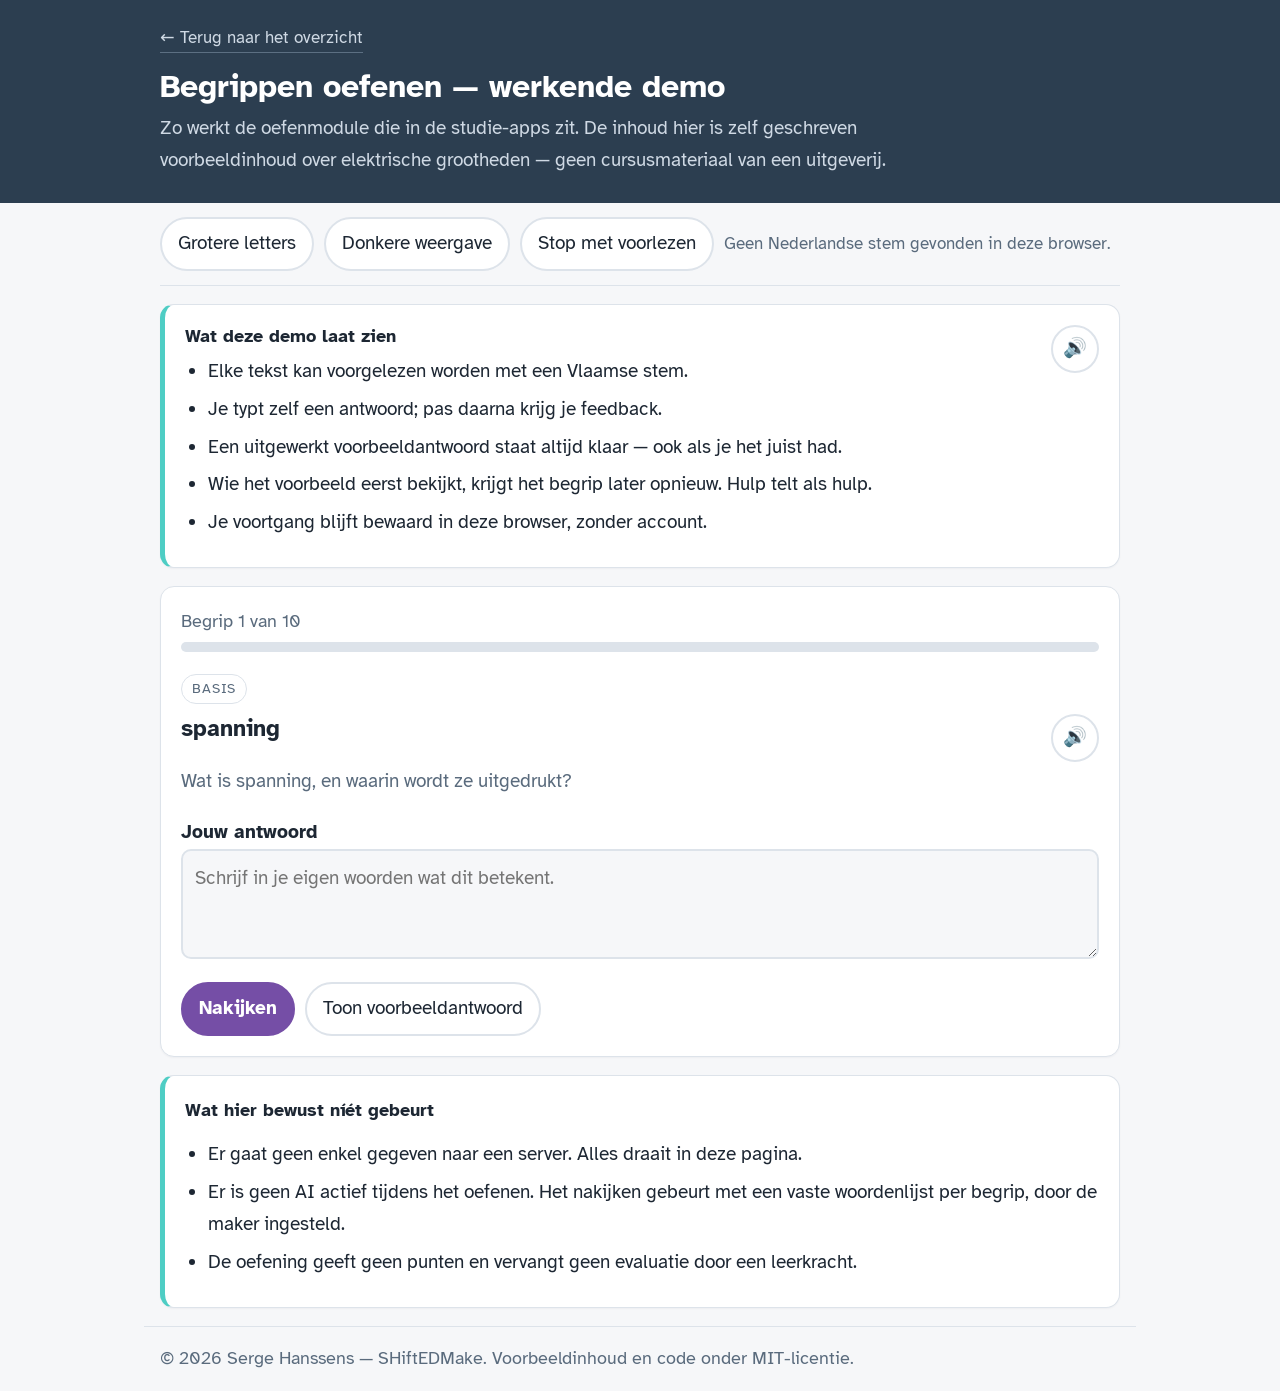
<file: demos/demo-begrippen-oefenen.html>
<!doctype html>
<html lang="nl-BE">
<head>
<meta charset="utf-8">
<meta name="viewport" content="width=device-width, initial-scale=1">
<title>Begrippen oefenen — demo</title>
<meta name="description" content="Werkende demonstratie van een begrippendrill met voorlezen, voorbeeldantwoord en automatische herhaling. Eigen voorbeeldinhoud, geen cursusmateriaal.">
<meta name="author" content="Serge Hanssens — SHiftEDMake">
<link rel="preconnect" href="https://fonts.googleapis.com">
<link rel="preconnect" href="https://fonts.gstatic.com" crossorigin>
<link href="https://fonts.googleapis.com/css2?family=Atkinson+Hyperlegible:ital,wght@0,400;0,700;1,400&display=swap" rel="stylesheet">
<style>
:root{
  --coral:#ff6b6b; --teal:#4ecdc4; --amber:#feca57; --purple:#754ea6; --navy:#2c3e50;
  --bg:#f6f7f9; --kaart:#ffffff; --tekst:#1d2733; --zacht:#5a6b7d; --lijn:#dde3ea;
  --goed:#147557; --goed-bg:#e7f6f0; --hulp:#8a5a00; --hulp-bg:#fff6e0; --focus:#754ea6; --actief-tekst:#fff;
  --radius:14px;
}
@media (prefers-color-scheme: dark){
  :root:not([data-thema="licht"]){
    --bg:#131920; --kaart:#1b232d; --tekst:#eef3f8; --zacht:#a9b7c6; --lijn:#2d3945;
    --goed:#5ddcb0; --goed-bg:#11322a; --hulp:#ffcd6b; --hulp-bg:#33280d; --focus:#b79bea; --actief-tekst:#131920;
  }
}
:root[data-thema="donker"]{
  --bg:#131920; --kaart:#1b232d; --tekst:#eef3f8; --zacht:#a9b7c6; --lijn:#2d3945;
  --goed:#5ddcb0; --goed-bg:#11322a; --hulp:#ffcd6b; --hulp-bg:#33280d; --focus:#b79bea; --actief-tekst:#131920;
}
*{box-sizing:border-box}
[hidden]{display:none !important}
html{-webkit-text-size-adjust:100%}
body{
  margin:0; background:var(--bg); color:var(--tekst);
  font-family:"Atkinson Hyperlegible", "Verdana", system-ui, sans-serif;
  font-size:clamp(17px,1.05rem + .2vw,20px); line-height:1.65;
}
body[data-groot="ja"]{font-size:23px; line-height:1.8}
.omhulsel{max-width:62rem; margin:0 auto; padding:0 16px}
a{color:var(--focus)}
:focus-visible{outline:3px solid var(--focus); outline-offset:3px; border-radius:6px}
header.kop :focus-visible{outline-color:#feca57}
header.kop{background:var(--navy); color:#fff; padding:22px 0 26px}
header.kop h1{margin:0 0 6px; font-size:clamp(1.4rem,1.2rem + 1.1vw,2rem); line-height:1.25}
header.kop p{margin:0; color:#cfd9e4; max-width:48rem}
.terug{display:inline-block; color:#cfd9e4; text-decoration:none; border-bottom:1px solid #5c6f82; margin-bottom:14px; font-size:.9em}
.terug:hover,.terug:focus-visible{color:#fff}
.balk{display:flex; flex-wrap:wrap; gap:10px; align-items:center; padding:14px 0; border-bottom:1px solid var(--lijn)}
button{font:inherit; cursor:pointer}
.knop{background:var(--kaart); color:var(--tekst); border:2px solid var(--lijn); border-radius:999px; padding:9px 16px; min-height:44px}
.knop:hover{border-color:var(--focus)}
.knop[aria-pressed="true"]{background:var(--focus); border-color:var(--focus); color:var(--actief-tekst)}
.knop.hoofd{background:var(--purple); border-color:var(--purple); color:#fff; font-weight:700}
.knop.hoofd:hover{filter:brightness(1.1)}
main{padding:22px 0 60px}
.kaart{background:var(--kaart); border:1px solid var(--lijn); border-radius:var(--radius); padding:20px; margin:18px 0; box-shadow:0 1px 2px rgba(16,24,40,.04)}
.uitleg{border-left:5px solid var(--teal)}
.voortgang{display:flex; justify-content:space-between; gap:12px; flex-wrap:wrap; font-size:.92em; color:var(--zacht); margin-bottom:6px}
.staaf{height:10px; background:var(--lijn); border-radius:999px; overflow:hidden}
.staaf i{display:block; height:100%; background:var(--teal); width:0; transition:width .3s ease}
@media (prefers-reduced-motion:reduce){*{transition:none !important; animation:none !important}}
.vraagkop{display:flex; gap:12px; align-items:flex-start; justify-content:space-between}
.vraagkop h2{margin:0 0 4px; font-size:1.45rem; line-height:1.3}
.label{display:inline-block; font-size:.74em; letter-spacing:.06em; text-transform:uppercase; color:var(--zacht); border:1px solid var(--lijn); border-radius:999px; padding:2px 10px; margin-bottom:10px}
.luid{flex:0 0 auto; background:transparent; border:2px solid var(--lijn); border-radius:50%; width:48px; height:48px; font-size:1.2rem; line-height:1; display:grid; place-items:center}
.luid:hover{border-color:var(--focus)}
textarea{width:100%; min-height:110px; font:inherit; color:var(--tekst); background:var(--bg); border:2px solid var(--lijn); border-radius:10px; padding:12px; resize:vertical}
.rij{display:flex; flex-wrap:wrap; gap:10px; margin-top:12px}
.oordeel{margin-top:16px; border-radius:10px; padding:14px 16px; border:1px solid}
.oordeel.goed{background:var(--goed-bg); border-color:var(--goed); color:var(--goed)}
.oordeel.hulp{background:var(--hulp-bg); border-color:var(--hulp); color:var(--hulp)}
.oordeel p{margin:.2em 0}
.voorbeeld{margin-top:14px; background:var(--bg); border:2px dashed var(--lijn); border-radius:10px; padding:14px 16px}
.voorbeeld h3{margin:0 0 6px; font-size:1rem; text-transform:uppercase; letter-spacing:.05em; color:var(--zacht)}
.klaar{text-align:center; padding:28px 16px}
.klaar h2{margin-top:0}
ul.net{margin:.4em 0; padding-left:1.2em} ul.net li{margin:.3em 0}
footer{border-top:1px solid var(--lijn); padding:22px 0 40px; color:var(--zacht); font-size:.92em}
.weg{display:none}
</style>
</head>
<body>
<header class="kop"><div class="omhulsel">
  <a class="terug" href="../index.html">← Terug naar het overzicht</a>
  <h1>Begrippen oefenen — werkende demo</h1>
  <p>Zo werkt de oefenmodule die in de studie-apps zit. De inhoud hier is zelf geschreven voorbeeldinhoud over elektrische grootheden — geen cursusmateriaal van een uitgeverij.</p>
</div></header>

<div class="omhulsel">
  <div class="balk" role="group" aria-label="Weergave-instellingen">
    <button class="knop" id="btn-groot" aria-pressed="false">Grotere letters</button>
    <button class="knop" id="btn-thema" aria-pressed="false">Donkere weergave</button>
    <button class="knop" id="btn-stop">Stop met voorlezen</button>
    <span id="stem-status" role="status" style="color:var(--zacht); font-size:.88em"></span>
  </div>
</div>

<main class="omhulsel">
  <div class="kaart uitleg">
    <div class="vraagkop">
      <div>
        <h2 style="font-size:1.15rem">Wat deze demo laat zien</h2>
        <ul class="net">
          <li>Elke tekst kan voorgelezen worden met een Vlaamse stem.</li>
          <li>Je typt zelf een antwoord; pas daarna krijg je feedback.</li>
          <li>Een uitgewerkt voorbeeldantwoord staat altijd klaar — ook als je het juist had.</li>
          <li>Wie het voorbeeld eerst bekijkt, krijgt het begrip later opnieuw. Hulp telt als hulp.</li>
          <li>Je voortgang blijft bewaard in deze browser, zonder account.</li>
        </ul>
      </div>
      <button class="luid" data-lees="#uitleg-tekst" aria-label="Lees deze uitleg voor">🔊</button>
    </div>
    <span id="uitleg-tekst" class="weg">Deze demo laat zien hoe de begrippenoefening werkt. Elke tekst kan voorgelezen worden met een Vlaamse stem. Je typt zelf een antwoord en krijgt pas daarna feedback. Een uitgewerkt voorbeeldantwoord staat altijd klaar, ook als je het juist had. Wie het voorbeeld eerst bekijkt, krijgt het begrip later opnieuw, want hulp telt als hulp. Je voortgang blijft bewaard in deze browser, zonder account.</span>
  </div>

  <div class="kaart" id="paneel">
    <div class="voortgang"><span id="teller">Begrip 1 van 10</span><span id="herhaalteller"></span></div>
    <div class="staaf"><i id="staaf"></i></div>

    <div id="oefening" style="margin-top:20px">
      <span class="label" id="categorie">Basis</span>
      <div class="vraagkop">
        <h2 id="woord" tabindex="-1">—</h2>
        <button class="luid" id="lees-woord" aria-label="Lees de vraag voor">🔊</button>
      </div>
      <p id="vraagzin" style="color:var(--zacht); margin:.2em 0 1em"></p>

      <label for="antwoord" style="font-weight:700">Jouw antwoord</label>
      <textarea id="antwoord" aria-describedby="vraagzin" placeholder="Schrijf in je eigen woorden wat dit betekent."></textarea>

      <div class="rij">
        <button class="knop hoofd" id="btn-na">Nakijken</button>
        <button class="knop" id="btn-voorbeeld" aria-controls="voorbeeld" aria-expanded="false">Toon voorbeeldantwoord</button>
        <button class="knop" id="btn-over" hidden>Volgende begrip</button>
      </div>

      <div id="oordeel" role="status" aria-atomic="true"></div>

      <div id="voorbeeld" class="voorbeeld" hidden>
        <div class="vraagkop">
          <h3>Voorbeeldantwoord</h3>
          <button class="luid" id="lees-voorbeeld" aria-label="Lees het voorbeeldantwoord voor">🔊</button>
        </div>
        <p id="voorbeeldtekst"></p>
        <div class="rij">
          <button class="knop" id="btn-wist">Ik wist het toch — noteer zelfcontrole</button>
          <button class="knop" id="btn-nogmaals">Zet dit begrip nog eens terug</button>
        </div>
      </div>
    </div>

    <div id="klaar" class="klaar" hidden>
      <h2 id="klaarkop" tabindex="-1">Je bent rond.</h2>
      <p id="klaartekst"></p>
      <button class="knop hoofd" id="btn-opnieuw">Opnieuw beginnen</button>
    </div>
  </div>

  <div class="kaart uitleg">
    <h2 style="font-size:1.1rem; margin-top:0">Wat hier bewust níét gebeurt</h2>
    <ul class="net">
      <li>Er gaat geen enkel gegeven naar een server. Alles draait in deze pagina.</li>
      <li>Er is geen AI actief tijdens het oefenen. Het nakijken gebeurt met een vaste woordenlijst per begrip, door de maker ingesteld.</li>
      <li>De oefening geeft geen punten en vervangt geen evaluatie door een leerkracht.</li>
    </ul>
  </div>
</main>

<footer class="omhulsel">
  <p>© 2026 Serge Hanssens — SHiftEDMake. Voorbeeldinhoud en code onder MIT-licentie.</p>
</footer>

<script>
"use strict";
const BEGRIPPEN = [
  {w:"spanning", c:"Basis", vraag:"Wat is spanning, en waarin wordt ze uitgedrukt?",
   sleutels:["verschil","energie","volt"],
   voorbeeld:"Spanning is het verschil in elektrische energie tussen twee punten. Dat verschil duwt de lading door de kring. Je drukt spanning uit in volt (V)."},
  {w:"stroomsterkte", c:"Basis", vraag:"Wat is stroomsterkte, en waarin wordt ze uitgedrukt?",
   sleutels:["lading","per seconde","ampère","ampere"],
   voorbeeld:"Stroomsterkte is de hoeveelheid lading die per seconde door een doorsnede van de geleider gaat. Je drukt ze uit in ampère (A)."},
  {w:"weerstand", c:"Basis", vraag:"Wat doet een weerstand in een kring?",
   sleutels:["tegenwerkt","beperkt","ohm","moeilijk"],
   voorbeeld:"Een weerstand werkt de stroom tegen. Bij dezelfde spanning loopt er minder stroom naarmate de weerstand groter is. Je drukt weerstand uit in ohm (Ω)."},
  {w:"wet van Ohm", c:"Verband", vraag:"Welk verband legt de wet van Ohm?",
   sleutels:["u = r","u=r","spanning","stroom","weerstand"],
   voorbeeld:"De wet van Ohm legt het verband tussen spanning, stroomsterkte en weerstand: U = R · I. Ken je er twee van, dan bereken je de derde."},
  {w:"vermogen", c:"Verband", vraag:"Wat zegt het vermogen van een toestel?",
   sleutels:["per seconde","energie","watt","omzet"],
   voorbeeld:"Het vermogen zegt hoeveel energie een toestel per seconde omzet. Je drukt het uit in watt (W). In een gelijkstroomkring geldt P = U · I."},
  {w:"serieschakeling", c:"Schakeling", vraag:"Wat is kenmerkend voor een serieschakeling?",
   sleutels:["zelfde stroom","dezelfde stroom","na elkaar","één weg","een weg"],
   voorbeeld:"In een serieschakeling liggen de toestellen na elkaar op één stroomweg. Door elk toestel loopt dezelfde stroom, en de spanningen over de toestellen tellen samen op tot de bronspanning."},
  {w:"parallelschakeling", c:"Schakeling", vraag:"Wat is kenmerkend voor een parallelschakeling?",
   sleutels:["zelfde spanning","dezelfde spanning","takken","naast elkaar","splitst"],
   voorbeeld:"In een parallelschakeling staan de toestellen naast elkaar tussen dezelfde twee punten. Over elk toestel staat dezelfde spanning, en de stroom splitst zich over de takken."},
  {w:"kortsluiting", c:"Veiligheid", vraag:"Wat gebeurt er bij een kortsluiting?",
   sleutels:["weerstand","klein","grote stroom","hoge stroom","warmte"],
   voorbeeld:"Bij een kortsluiting krijgt de stroom een weg met bijna geen weerstand. De stroom wordt dan heel groot, de geleiders warmen snel op en er ontstaat brandgevaar. Daarom beveiligt een zekering of automaat de kring."},
  {w:"aarding", c:"Veiligheid", vraag:"Waarvoor dient de aarding van een toestel?",
   sleutels:["foutstroom","afvoer","veilig","metalen","behuizing"],
   voorbeeld:"De aarding verbindt metalen delen die je kunt aanraken met de aarde. Komt er door een defect spanning op de behuizing, dan vloeit die foutstroom weg langs de aarding en schakelt de beveiliging uit, zodat jij geen stroom door je lichaam krijgt."},
  {w:"rendement", c:"Verband", vraag:"Wat bedoelen we met het rendement van een toestel?",
   sleutels:["nuttig","verhouding","toegevoerd","procent","verlies"],
   voorbeeld:"Het rendement is de verhouding tussen het nuttige vermogen dat eruit komt en het toegevoerde vermogen dat erin gaat. Het verschil gaat verloren, meestal als warmte. Je schrijft het als een getal tussen 0 en 1 of als een percentage."}
];

const KEY = "shiftedmake_demo_begrippen_v1";
const $ = s => document.querySelector(s);
const norm = s => s.toLowerCase().normalize("NFD").replace(/[̀-ͯ]/g,"").replace(/[^a-z0-9= ·.]/g," ").replace(/\s+/g," ").trim();

let rij = [], i = 0, hulpGebruikt = false, beoordeeld = false;
let stats = {juist:0, methulp:0, herhaal:0};

function laad(){
  try{ const r = JSON.parse(localStorage.getItem(KEY)||"null"); if(r && r.rij) return r; }catch(e){}
  return null;
}
function bewaar(){
  try{ localStorage.setItem(KEY, JSON.stringify({rij,i,stats})); }catch(e){}
}
function schud(a){ a=a.slice(); for(let k=a.length-1;k>0;k--){const j=Math.floor(Math.random()*(k+1)); [a[k],a[j]]=[a[j],a[k]];} return a; }

function start(vers){
  const bewaard = vers ? null : laad();
  if(bewaard){ rij = bewaard.rij; i = bewaard.i; stats = bewaard.stats; }
  else { rij = schud(BEGRIPPEN.map((_,n)=>n)); i = 0; stats = {juist:0, methulp:0, herhaal:0}; }
  toon();
}

function toon(verplaatsFocus = false){
  $("#klaar").hidden = true; $("#oefening").hidden = false;
  if(i >= rij.length){ return rond(); }
  const b = BEGRIPPEN[rij[i]];
  hulpGebruikt = false; beoordeeld = false;
  $("#categorie").textContent = b.c;
  $("#woord").textContent = b.w;
  $("#vraagzin").textContent = b.vraag;
  $("#antwoord").value = ""; $("#antwoord").disabled = false;
  $("#oordeel").textContent = ""; $("#oordeel").className = ""; $("#voorbeeld").hidden = true;
  $("#btn-voorbeeld").setAttribute("aria-expanded", "false");
  $("#btn-over").hidden = true; $("#btn-na").hidden = false;
  $("#btn-voorbeeld").textContent = "Toon voorbeeldantwoord";
  $("#voorbeeldtekst").textContent = b.voorbeeld;
  $("#teller").textContent = `Begrip ${i+1} van ${rij.length}`;
  $("#herhaalteller").textContent = stats.herhaal ? `${stats.herhaal} keer teruggezet om te herhalen` : "";
  $("#staaf").style.width = Math.round(i/rij.length*100) + "%";
  bewaar();
  if(verplaatsFocus) $("#woord").focus();
}

function nakijken(){
  const b = BEGRIPPEN[rij[i]];
  const tekst = norm($("#antwoord").value);
  if(tekst.length < 3){
    melding("hulp", "Schrijf eerst zelf iets. Ook een halve zin telt — daarna kijken we na.");
    return;
  }
  const raak = b.sleutels.filter(k => tekst.includes(norm(k)));
  const goed = raak.length >= 2 || (b.sleutels.length < 3 && raak.length >= 1);
  beoordeeld = true;
  $("#btn-na").hidden = true; $("#btn-over").hidden = false; $("#antwoord").disabled = true;
  $("#voorbeeld").hidden = false;
  $("#btn-voorbeeld").setAttribute("aria-expanded", "true");
  $("#btn-voorbeeld").textContent = "Verberg voorbeeldantwoord";
  $("#btn-over").focus();
  if(goed && !hulpGebruikt){
    stats.juist++;
    melding("goed", "Er zijn voldoende trefwoorden herkend. Vergelijk je antwoord met het voorbeeld: deze controle beoordeelt de betekenis niet.");
  } else if(goed && hulpGebruikt){
    stats.methulp++;
    melding("hulp", "Er zijn voldoende trefwoorden herkend, maar je hebt het voorbeeld er eerst bij genomen. Dit begrip komt straks nog een keer terug.");
    terugzetten();
  } else {
    melding("hulp", "Er zijn onvoldoende trefwoorden herkend. Dat betekent niet automatisch dat je antwoord fout is. Lees het voorbeeld, zeg het daarna hardop in je eigen woorden.");
    terugzetten();
  }
  bewaar();
}

function terugzetten(){
  const plek = Math.min(rij.length, i + 3 + Math.floor(Math.random()*2));
  rij.splice(plek, 0, rij[i]);
  stats.herhaal++;
  $("#herhaalteller").textContent = `${stats.herhaal} keer teruggezet om te herhalen`;
}

function melding(soort, tekst){
  const o = $("#oordeel");
  o.className = "oordeel " + soort;
  o.textContent = tekst;
  o.hidden = false;
}

function rond(){
  $("#oefening").hidden = true; $("#klaar").hidden = false;
  $("#staaf").style.width = "100%";
  $("#teller").textContent = "Alle begrippen gehad";
  $("#herhaalteller").textContent = "";
  $("#klaartekst").textContent =
    `Zelfstandig juist: ${stats.juist}. Juist met hulp van het voorbeeld: ${stats.methulp}. ` +
    `Begrippen die daardoor opnieuw aan bod kwamen: ${stats.herhaal}. ` +
    `Alleen de eerste groep telt als "ken ik".`;
  $("#klaarkop").focus();
  try{ localStorage.removeItem(KEY); }catch(e){}
}

/* ---- voorlezen ---- */
let stem = null;
function kiesStem(){
  const lijst = speechSynthesis.getVoices();
  stem = lijst.find(v=>v.lang==="nl-BE") || lijst.find(v=>v.lang && v.lang.startsWith("nl")) || null;
  $("#stem-status").textContent = stem ? ("Voorleesstem: " + stem.name) : "Geen Nederlandse stem gevonden in deze browser.";
}
function lees(tekst){
  if(!("speechSynthesis" in window)) return;
  speechSynthesis.cancel();
  const u = new SpeechSynthesisUtterance(tekst);
  u.lang = "nl-BE"; u.rate = 0.95;
  if(stem) u.voice = stem;
  speechSynthesis.speak(u);
}
if("speechSynthesis" in window){
  kiesStem();
  speechSynthesis.onvoiceschanged = kiesStem;
} else {
  $("#stem-status").textContent = "Deze browser kan geen tekst voorlezen.";
}

/* ---- bediening ---- */
document.querySelectorAll("[data-lees]").forEach(b=>{
  b.addEventListener("click", ()=> lees(document.querySelector(b.dataset.lees).textContent));
});
$("#lees-woord").addEventListener("click", ()=>{
  const b = BEGRIPPEN[rij[i]];
  lees(b.w + ". " + b.vraag);
});
$("#lees-voorbeeld").addEventListener("click", ()=> lees($("#voorbeeldtekst").textContent));
$("#btn-stop").addEventListener("click", ()=>{ if("speechSynthesis" in window) speechSynthesis.cancel(); });
$("#btn-na").addEventListener("click", nakijken);
$("#btn-over").addEventListener("click", ()=>{ i++; toon(true); });
$("#btn-opnieuw").addEventListener("click", ()=>{ start(true); if(!$("#oefening").hidden) $("#woord").focus(); });
$("#btn-voorbeeld").addEventListener("click", ()=>{
  const v = $("#voorbeeld");
  if(v.hidden){
    v.hidden = false;
    if(!beoordeeld){
      hulpGebruikt = true;
      melding("hulp", "Je bekijkt het voorbeeld vóór je eigen antwoord. Dat mag, maar het telt als hulp: dit begrip komt straks opnieuw.");
    }
    $("#btn-voorbeeld").textContent = "Verberg voorbeeldantwoord";
    v.scrollIntoView({block:"nearest"});
  } else {
    v.hidden = true;
    $("#btn-voorbeeld").textContent = "Toon voorbeeldantwoord";
  }
  $("#btn-voorbeeld").setAttribute("aria-expanded", String(!v.hidden));
});
$("#btn-wist").addEventListener("click", ()=>{
  if(!beoordeeld){ melding("hulp","Kijk eerst je eigen antwoord na."); return; }
  melding("goed","Genoteerd als zelfcontrole. Het begrip komt toch nog één keer terug — zo weet je zeker dat het blijft zitten.");
});
$("#btn-nogmaals").addEventListener("click", ()=>{
  terugzetten();
  melding("hulp","Teruggezet. Je krijgt dit begrip straks opnieuw.");
  bewaar();
});
$("#btn-groot").addEventListener("click", e=>{
  const aan = document.body.dataset.groot === "ja";
  document.body.dataset.groot = aan ? "nee" : "ja";
  e.currentTarget.setAttribute("aria-pressed", String(!aan));
});
$("#btn-thema").addEventListener("click", ()=>{
  const nu = document.documentElement.dataset.thema;
  const donker = window.matchMedia("(prefers-color-scheme: dark)").matches;
  document.documentElement.dataset.thema = nu ? (nu === "donker" ? "licht" : "donker") : (donker ? "licht" : "donker");
  werkThemaknopBij();
});
function werkThemaknopBij(){
  const thema = document.documentElement.dataset.thema;
  const donker = thema ? thema === "donker" : window.matchMedia("(prefers-color-scheme: dark)").matches;
  $("#btn-thema").setAttribute("aria-pressed", String(donker));
}
window.matchMedia("(prefers-color-scheme: dark)").addEventListener("change", werkThemaknopBij);
werkThemaknopBij();
document.addEventListener("keydown", e=>{
  if(e.key === "Enter" && (e.ctrlKey || e.metaKey)){
    e.preventDefault();
    if(!$("#btn-na").hidden) nakijken(); else $("#btn-over").click();
  }
});
start(false);
</script>
</body>
</html>
</file>
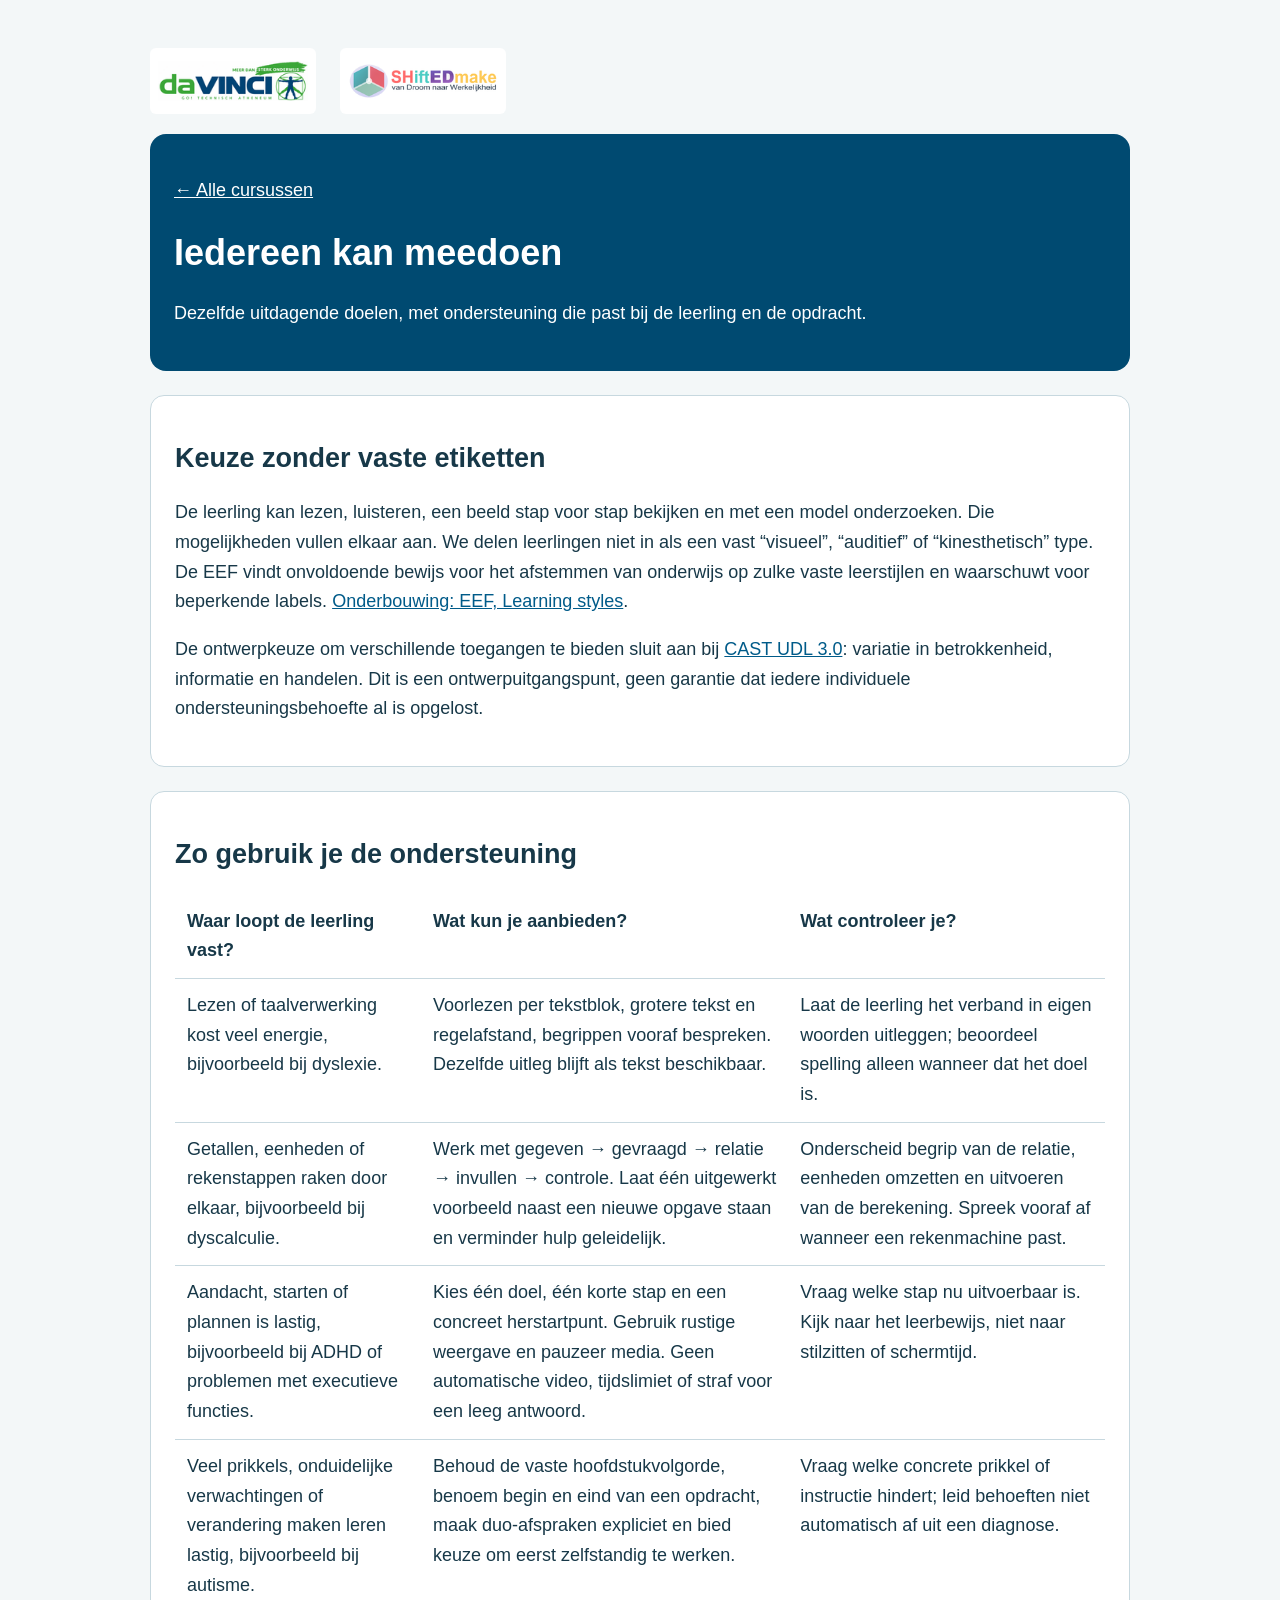
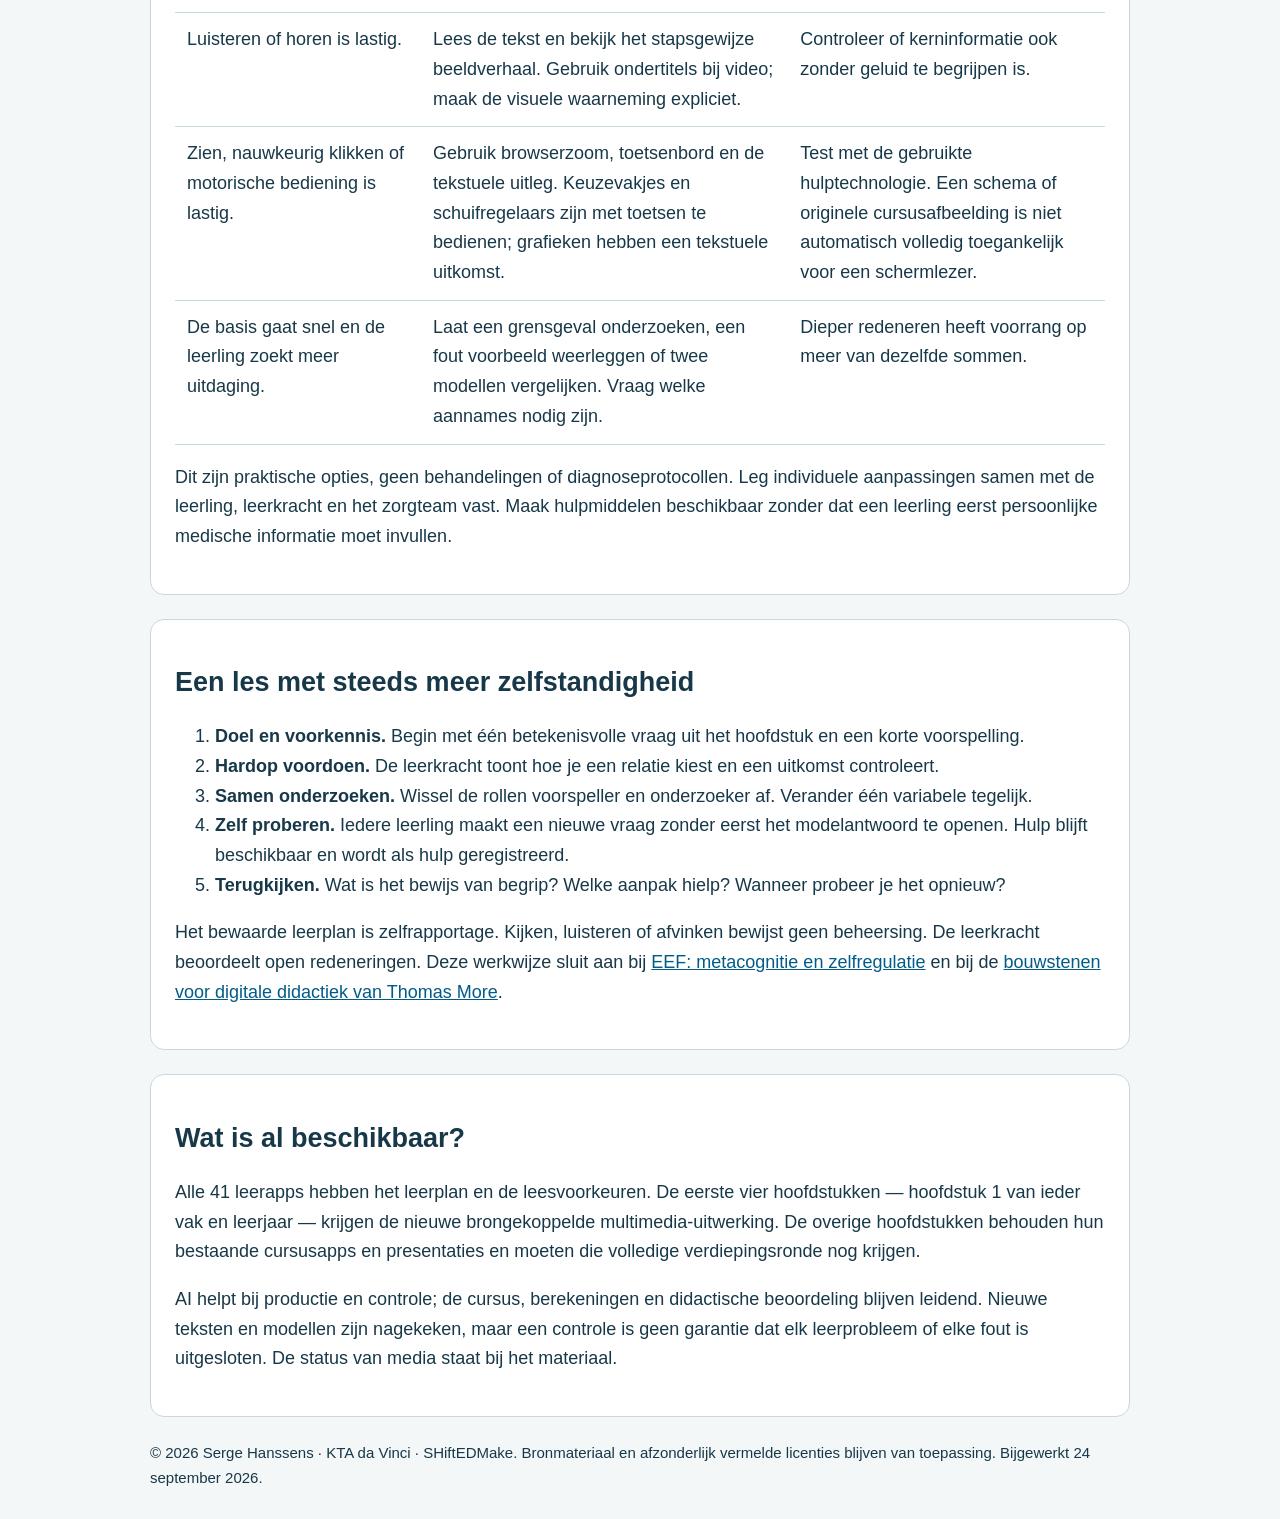
<file: demos/ondersteuning-en-leerregie.html>
<!doctype html><html lang="nl"><meta charset="utf-8"><meta name="viewport" content="width=device-width,initial-scale=1"><title>Iedereen kan meedoen — da Vinci</title><style>body{margin:0;background:#f3f7f8;color:#173848;font:18px/1.65 Arial,sans-serif}main{max-width:980px;margin:auto;padding:28px}header{background:#004a71;color:white;padding:24px;border-radius:16px}article{background:white;border:1px solid #c7d8df;border-radius:14px;padding:24px;margin:24px 0}h1,h2{line-height:1.25}a{color:#005b89}header a{color:white}table{border-collapse:collapse;width:100%}td,th{padding:12px;text-align:left;border-bottom:1px solid #c7d8df;vertical-align:top}img{max-height:50px;max-width:42%;object-fit:contain;background:white;padding:8px;border-radius:6px}footer{font-size:15px}@media(max-width:600px){main{padding:12px}article{padding:16px}table,tbody,tr,td,th{display:block}th{background:#eef5f7}}</style><main><!-- LOGOS --><div style="display:flex;gap:24px;align-items:center;margin:20px 0"><img style="width:150px;height:65px;object-fit:contain" class="school" src="[data-uri]" alt="KTA da Vinci"><img style="width:150px;height:65px;object-fit:contain" class="maker" src="[data-uri]" alt="SHiftEDMake"></div><!-- EINDE-LOGOS --><header><p><a href="index.html">← Alle cursussen</a></p><h1>Iedereen kan meedoen</h1><p>Dezelfde uitdagende doelen, met ondersteuning die past bij de leerling en de opdracht.</p></header>
<article><h2>Keuze zonder vaste etiketten</h2><p>De leerling kan lezen, luisteren, een beeld stap voor stap bekijken en met een model onderzoeken. Die mogelijkheden vullen elkaar aan. We delen leerlingen niet in als een vast “visueel”, “auditief” of “kinesthetisch” type. De EEF vindt onvoldoende bewijs voor het afstemmen van onderwijs op zulke vaste leerstijlen en waarschuwt voor beperkende labels. <a href="https://educationendowmentfoundation.org.uk/education-evidence/teaching-learning-toolkit/learning-styles">Onderbouwing: EEF, Learning styles</a>.</p><p>De ontwerpkeuze om verschillende toegangen te bieden sluit aan bij <a href="https://udlguidelines.cast.org/">CAST UDL 3.0</a>: variatie in betrokkenheid, informatie en handelen. Dit is een ontwerpuitgangspunt, geen garantie dat iedere individuele ondersteuningsbehoefte al is opgelost.</p></article>
<article><h2>Zo gebruik je de ondersteuning</h2><table><thead><tr><th>Waar loopt de leerling vast?</th><th>Wat kun je aanbieden?</th><th>Wat controleer je?</th></tr></thead><tbody>
<tr><td>Lezen of taalverwerking kost veel energie, bijvoorbeeld bij dyslexie.</td><td>Voorlezen per tekstblok, grotere tekst en regelafstand, begrippen vooraf bespreken. Dezelfde uitleg blijft als tekst beschikbaar.</td><td>Laat de leerling het verband in eigen woorden uitleggen; beoordeel spelling alleen wanneer dat het doel is.</td></tr>
<tr><td>Getallen, eenheden of rekenstappen raken door elkaar, bijvoorbeeld bij dyscalculie.</td><td>Werk met gegeven → gevraagd → relatie → invullen → controle. Laat één uitgewerkt voorbeeld naast een nieuwe opgave staan en verminder hulp geleidelijk.</td><td>Onderscheid begrip van de relatie, eenheden omzetten en uitvoeren van de berekening. Spreek vooraf af wanneer een rekenmachine past.</td></tr>
<tr><td>Aandacht, starten of plannen is lastig, bijvoorbeeld bij ADHD of problemen met executieve functies.</td><td>Kies één doel, één korte stap en een concreet herstartpunt. Gebruik rustige weergave en pauzeer media. Geen automatische video, tijdslimiet of straf voor een leeg antwoord.</td><td>Vraag welke stap nu uitvoerbaar is. Kijk naar het leerbewijs, niet naar stilzitten of schermtijd.</td></tr>
<tr><td>Veel prikkels, onduidelijke verwachtingen of verandering maken leren lastig, bijvoorbeeld bij autisme.</td><td>Behoud de vaste hoofdstukvolgorde, benoem begin en eind van een opdracht, maak duo-afspraken expliciet en bied keuze om eerst zelfstandig te werken.</td><td>Vraag welke concrete prikkel of instructie hindert; leid behoeften niet automatisch af uit een diagnose.</td></tr>
<tr><td>Luisteren of horen is lastig.</td><td>Lees de tekst en bekijk het stapsgewijze beeldverhaal. Gebruik ondertitels bij video; maak de visuele waarneming expliciet.</td><td>Controleer of kerninformatie ook zonder geluid te begrijpen is.</td></tr>
<tr><td>Zien, nauwkeurig klikken of motorische bediening is lastig.</td><td>Gebruik browserzoom, toetsenbord en de tekstuele uitleg. Keuzevakjes en schuifregelaars zijn met toetsen te bedienen; grafieken hebben een tekstuele uitkomst.</td><td>Test met de gebruikte hulptechnologie. Een schema of originele cursusafbeelding is niet automatisch volledig toegankelijk voor een schermlezer.</td></tr>
<tr><td>De basis gaat snel en de leerling zoekt meer uitdaging.</td><td>Laat een grensgeval onderzoeken, een fout voorbeeld weerleggen of twee modellen vergelijken. Vraag welke aannames nodig zijn.</td><td>Dieper redeneren heeft voorrang op meer van dezelfde sommen.</td></tr>
</tbody></table><p>Dit zijn praktische opties, geen behandelingen of diagnoseprotocollen. Leg individuele aanpassingen samen met de leerling, leerkracht en het zorgteam vast. Maak hulpmiddelen beschikbaar zonder dat een leerling eerst persoonlijke medische informatie moet invullen.</p></article>
<article><h2>Een les met steeds meer zelfstandigheid</h2><ol><li><strong>Doel en voorkennis.</strong> Begin met één betekenisvolle vraag uit het hoofdstuk en een korte voorspelling.</li><li><strong>Hardop voordoen.</strong> De leerkracht toont hoe je een relatie kiest en een uitkomst controleert.</li><li><strong>Samen onderzoeken.</strong> Wissel de rollen voorspeller en onderzoeker af. Verander één variabele tegelijk.</li><li><strong>Zelf proberen.</strong> Iedere leerling maakt een nieuwe vraag zonder eerst het modelantwoord te openen. Hulp blijft beschikbaar en wordt als hulp geregistreerd.</li><li><strong>Terugkijken.</strong> Wat is het bewijs van begrip? Welke aanpak hielp? Wanneer probeer je het opnieuw?</li></ol><p>Het bewaarde leerplan is zelfrapportage. Kijken, luisteren of afvinken bewijst geen beheersing. De leerkracht beoordeelt open redeneringen. Deze werkwijze sluit aan bij <a href="https://educationendowmentfoundation.org.uk/education-evidence/guidance-reports/metacognition">EEF: metacognitie en zelfregulatie</a> en bij de <a href="https://thomasmore.be/nl/expertisecentrum-onderwijs-en-leren/wijze-lessen-digitale-didactiek-bouwstenen">bouwstenen voor digitale didactiek van Thomas More</a>.</p></article>
<article><h2>Wat is al beschikbaar?</h2><p>Alle 41 leerapps hebben het leerplan en de leesvoorkeuren. De eerste vier hoofdstukken — hoofdstuk 1 van ieder vak en leerjaar — krijgen de nieuwe brongekoppelde multimedia-uitwerking. De overige hoofdstukken behouden hun bestaande cursusapps en presentaties en moeten die volledige verdiepingsronde nog krijgen.</p><p>AI helpt bij productie en controle; de cursus, berekeningen en didactische beoordeling blijven leidend. Nieuwe teksten en modellen zijn nagekeken, maar een controle is geen garantie dat elk leerprobleem of elke fout is uitgesloten. De status van media staat bij het materiaal.</p></article>
<footer>© 2026 Serge Hanssens · KTA da Vinci · SHiftEDMake. Bronmateriaal en afzonderlijk vermelde licenties blijven van toepassing. Bijgewerkt 24 september 2026.</footer></main></html>
</file>
<file: assets/css/stijl.css>
/* SHiftEDMake — overzichtswebsite leerondersteuning
   © 2026 Serge Hanssens. MIT-licentie. */

:root{
  --coral:#ff6b6b; --teal:#4ecdc4; --amber:#feca57; --purple:#754ea6; --navy:#2c3e50;
  --bg:#f5f7f9; --vlak:#eceff3; --kaart:#ffffff;
  --tekst:#1b2530; --zacht:#56677a; --lijn:#dce2e9;
  --actief-tekst:#fff; --accent:#754ea6; --accent-zacht:#f0ebf8;
  --ja-bg:#e4f6f1; --ja-tekst:#0f6b52;
  --mss-bg:#fff3d9; --mss-tekst:#8a5a00;
  --tk-bg:#ffe8e8; --tk-tekst:#a43232;
  --radius:16px;
  --schaduw:0 1px 2px rgba(21,32,43,.05), 0 8px 24px -16px rgba(21,32,43,.25);
}
@media (prefers-color-scheme: dark){
  :root{
    --bg:#121820; --vlak:#17202a; --kaart:#1c2630;
    --tekst:#edf2f7; --zacht:#a3b2c2; --lijn:#2c3845;
    --actief-tekst:#121820; --accent:#b79bea; --accent-zacht:#2a2340;
    --ja-bg:#0f3028; --ja-tekst:#6fe0ba;
    --mss-bg:#32280f; --mss-tekst:#ffd37a;
    --tk-bg:#3a1f1f; --tk-tekst:#ff9d9d;
    --schaduw:0 1px 2px rgba(0,0,0,.3), 0 8px 24px -16px rgba(0,0,0,.6);
  }
}

*{box-sizing:border-box}
[hidden]{display:none !important}
html{-webkit-text-size-adjust:100%; scroll-behavior:smooth}
@media (prefers-reduced-motion:reduce){
  html{scroll-behavior:auto}
  *{animation-duration:.001ms !important; transition-duration:.001ms !important}
}
body{
  margin:0; background:var(--bg); color:var(--tekst);
  font-family:"Atkinson Hyperlegible","Verdana",system-ui,-apple-system,sans-serif;
  font-size:clamp(17px,1rem + .22vw,19px); line-height:1.68;
  overflow-x:hidden;
}
img{max-width:100%; height:auto; display:block}
a{color:var(--accent); text-underline-offset:3px}
a:hover{text-decoration-thickness:2px}
:focus-visible{outline:3px solid var(--accent); outline-offset:3px; border-radius:6px}

.omhulsel{width:100%; max-width:72rem; margin-inline:auto; padding-inline:16px}
.vak{padding-block:clamp(40px,6vw,76px)}
.vlak{background:var(--vlak)}
h1,h2,h3,h4{line-height:1.22; text-wrap:balance}
h1{font-size:clamp(1.85rem,1.4rem + 2.2vw,3rem); margin:.1em 0 .35em}
h2{font-size:clamp(1.45rem,1.2rem + 1.1vw,2.1rem); margin:0 0 .6em}
h3{font-size:1.2rem; margin:0 0 .35em}
h4{font-size:.86rem; letter-spacing:.07em; text-transform:uppercase; color:var(--zacht); margin:1.4em 0 .3em}
p{margin:0 0 1em; max-width:64ch}
.inleiding{font-size:1.06em; max-width:68ch; color:var(--zacht)}

.overslaan{position:absolute; left:-9999px; top:0; background:var(--accent); color:var(--actief-tekst); padding:12px 18px; z-index:50; border-radius:0 0 10px 0}
.overslaan:focus{left:0}

/* kop */
.kop{background:var(--navy); color:#fff; padding-block:clamp(26px,4vw,48px) clamp(30px,5vw,56px)}
.kopbinnen{display:grid; gap:clamp(18px,3vw,38px); grid-template-columns:1fr; align-items:start}
@media (min-width:860px){ .kopbinnen{grid-template-columns:270px 1fr} }
.merkplaat{background:#fff; border-radius:14px; padding:14px 18px; display:inline-block; width:fit-content}
.merk{width:min(240px,62vw); height:auto}
.bovenkop{text-transform:uppercase; letter-spacing:.12em; font-size:.78rem; color:var(--amber); margin:0 0 .2em; font-weight:700}
.kop :focus-visible,.voet :focus-visible{outline-color:var(--amber)}
.kop h1{color:#fff}
.onderkop{color:#d3dde7; font-size:1.05em; max-width:58ch}
.kop .acties{margin-top:1.4em}

/* kruimels */
.kruimels{background:var(--kaart); border-bottom:1px solid var(--lijn); position:sticky; top:0; z-index:20}
.kruimels .omhulsel{display:flex; gap:4px; overflow-x:auto; scrollbar-width:thin}
.kruimels a{display:inline-block; white-space:nowrap; padding:13px 14px; color:var(--zacht); text-decoration:none; border-bottom:3px solid transparent; font-size:.95em}
.kruimels a:hover,.kruimels a:focus-visible{color:var(--tekst); border-bottom-color:var(--teal)}

/* knoppen */
.knop{display:inline-block; font:inherit; cursor:pointer; text-decoration:none; text-align:center;
  background:var(--kaart); color:var(--tekst); border:2px solid var(--lijn);
  border-radius:999px; padding:10px 20px; min-height:46px; line-height:1.5}
.knop:hover{border-color:var(--accent)}
.knop.hoofd{background:var(--coral); border-color:var(--coral); color:#2a1414; font-weight:700}
.knop.hoofd:hover{filter:brightness(1.07); border-color:var(--coral)}
.acties{display:flex; flex-wrap:wrap; gap:10px; align-items:center; margin:0}
.niet{display:inline-block; font-size:.92em; color:var(--zacht); border:2px dashed var(--lijn); border-radius:999px; padding:10px 18px; min-height:46px; cursor:help}

/* badges */
.badge{display:inline-block; font-size:.68rem; letter-spacing:.05em; text-transform:uppercase; font-weight:700;
  border-radius:999px; padding:3px 10px; vertical-align:middle; white-space:nowrap}
.badge-ja{background:var(--ja-bg); color:var(--ja-tekst)}
.badge-mss{background:var(--mss-bg); color:var(--mss-tekst)}
.badge-tk{background:var(--tk-bg); color:var(--tk-tekst)}

.tweekolom{display:grid; gap:clamp(8px,3vw,40px); grid-template-columns:1fr}
@media (min-width:800px){ .tweekolom{grid-template-columns:1fr 1fr} }

.legende{margin-top:26px; background:var(--kaart); border:1px solid var(--lijn); border-radius:var(--radius); padding:18px 20px}
.legendekop{font-weight:700; margin:0 0 .4em}
.legende ul{list-style:none; margin:0; padding:0; display:grid; gap:8px}
.legende li{color:var(--zacht); font-size:.96em}

/* filters */
.filters{margin:26px 0 30px; background:var(--kaart); border:1px solid var(--lijn); border-radius:var(--radius); padding:18px 20px}
.filtergroep + .filtergroep{margin-top:16px; padding-top:16px; border-top:1px solid var(--lijn)}
.filterkop{font-weight:700; font-size:.82rem; letter-spacing:.07em; text-transform:uppercase; color:var(--zacht); margin:0 0 .5em}
.filter{font:inherit; cursor:pointer; background:transparent; color:var(--tekst);
  border:2px solid var(--lijn); border-radius:999px; padding:7px 15px; margin:0 7px 7px 0; min-height:42px}
.filter:hover{border-color:var(--accent)}
.filter[aria-pressed="true"]{background:var(--accent); border-color:var(--accent); color:var(--actief-tekst); font-weight:700}
.filteractie{display:flex; gap:14px; align-items:center; flex-wrap:wrap; margin:14px 0 0; color:var(--zacht); font-size:.95em}

/* galerij */
.galerij{display:grid; gap:clamp(16px,2.4vw,26px); grid-template-columns:1fr}
@media (min-width:720px){ .galerij{grid-template-columns:repeat(2,1fr)} }
@media (min-width:1120px){ .galerij{grid-template-columns:repeat(3,1fr)} }
.kaart{background:var(--kaart); border:1px solid var(--lijn); border-radius:var(--radius); overflow:hidden;
  box-shadow:var(--schaduw); display:flex; flex-direction:column}
.beeld{display:block; position:relative; background:var(--vlak); border-bottom:1px solid var(--lijn); aspect-ratio:3/2; overflow:hidden}
.beeld img{width:100%; height:100%; object-fit:cover; object-position:top center}
.vergroot{position:absolute; right:10px; bottom:10px; background:rgba(27,37,48,.86); color:#fff;
  font-size:.76rem; padding:4px 10px; border-radius:999px; opacity:0; transition:opacity .18s}
.beeld:hover .vergroot,.beeld:focus-visible .vergroot{opacity:1}
.geenbeeld{display:grid; place-items:center; color:var(--zacht); font-size:.95em; text-align:center; padding:16px;
  background:linear-gradient(135deg,var(--accent-zacht),var(--vlak))}
.kaartlijf{padding:18px 20px 20px; display:flex; flex-direction:column; flex:1}
.herkomst{font-size:.72rem; letter-spacing:.09em; text-transform:uppercase; font-weight:700; margin:0 0 .5em}
.herkomst-davinci{color:#18745b}
.herkomst-thuis{color:var(--purple)}
.herkomst-demo{color:#985515}
@media (prefers-color-scheme:dark){ .herkomst-davinci{color:#5fd7b3} .herkomst-thuis{color:#c3a9f3} .herkomst-demo{color:#f0b06a} }
.meta{font-size:.9em; color:var(--zacht); margin:0 0 .7em}
.kort{margin:0 0 .9em}
.chips{display:flex; flex-wrap:wrap; gap:6px; margin:0 0 .6em}
.chip{font-size:.74rem; border:1px solid var(--lijn); border-radius:999px; padding:3px 10px; color:var(--zacht)}
.kaart details{margin:.2em 0 1em}
.kaart summary{cursor:pointer; font-weight:700; color:var(--accent); padding:8px 0; min-height:40px}
.kaart summary:hover{text-decoration:underline}
.diep{border-left:3px solid var(--teal); padding-left:16px; margin-top:6px}
.diep p{font-size:.97em}
.kaart .acties{margin-top:auto; padding-top:6px}
ul.vink{list-style:none; margin:.2em 0 1em; padding:0}
ul.vink li{position:relative; padding-left:1.7em; margin:.35em 0; font-size:.97em}
ul.vink li::before{content:"✓"; position:absolute; left:0; color:var(--ja-tekst); font-weight:700}
ul.vink.nee li::before{content:"○"; color:var(--tk-tekst)}
.leeg{text-align:center; color:var(--zacht); padding:40px 0}

/* tabel */
.tabelwikkel{overflow-x:auto; border:1px solid var(--lijn); border-radius:var(--radius); background:var(--kaart)}
table{border-collapse:collapse; width:100%; min-width:46rem; font-size:.96em}
caption{text-align:left; padding:16px 18px 0; color:var(--zacht); font-size:.9em}
th,td{text-align:left; vertical-align:top; padding:13px 18px; border-bottom:1px solid var(--lijn)}
thead th{background:var(--vlak); font-size:.84em; letter-spacing:.05em; text-transform:uppercase; color:var(--zacht); position:sticky; top:0}
tbody tr:last-child td{border-bottom:0}
td:first-child{font-weight:700}
.voetnoot{font-size:.92em; color:var(--zacht); margin-top:18px; max-width:72ch}

/* stappen */
.stappen{display:grid; gap:18px; grid-template-columns:1fr; margin-top:10px}
@media (min-width:700px){ .stappen{grid-template-columns:repeat(2,1fr)} }
@media (min-width:1050px){ .stappen{grid-template-columns:repeat(3,1fr)} }
.stap{background:var(--kaart); border:1px solid var(--lijn); border-radius:var(--radius); padding:20px}
.stapnr{width:38px; height:38px; display:grid; place-items:center; border-radius:50%;
  background:var(--teal); color:#10322c; font-weight:700; margin:0 0 .6em}
.stap p:last-child{margin-bottom:0; font-size:.97em}

/* links */
.links{display:grid; gap:18px; grid-template-columns:1fr}
@media (min-width:760px){ .links{grid-template-columns:repeat(3,1fr)} }
.linkkaart{display:block; background:var(--kaart); border:1px solid var(--lijn); border-radius:var(--radius);
  padding:20px; text-decoration:none; color:inherit; box-shadow:var(--schaduw)}
.linkkaart:hover{border-color:var(--accent)}
.linkkaart h3{color:var(--accent); font-size:1.02rem; word-break:break-word}
.linkkaart p{font-size:.95em; color:var(--zacht); margin:0}

/* voet */
.voet{background:var(--navy); color:#cbd6e1; padding-block:36px 48px; margin-top:10px}
.voet p{max-width:72ch; font-size:.95em}
.voet strong{color:#fff}
.voet a{color:var(--amber)}
.kubus{width:60px; height:auto; margin-bottom:14px}
.klein{font-size:.88em; color:#9fb0c1}
</file>
